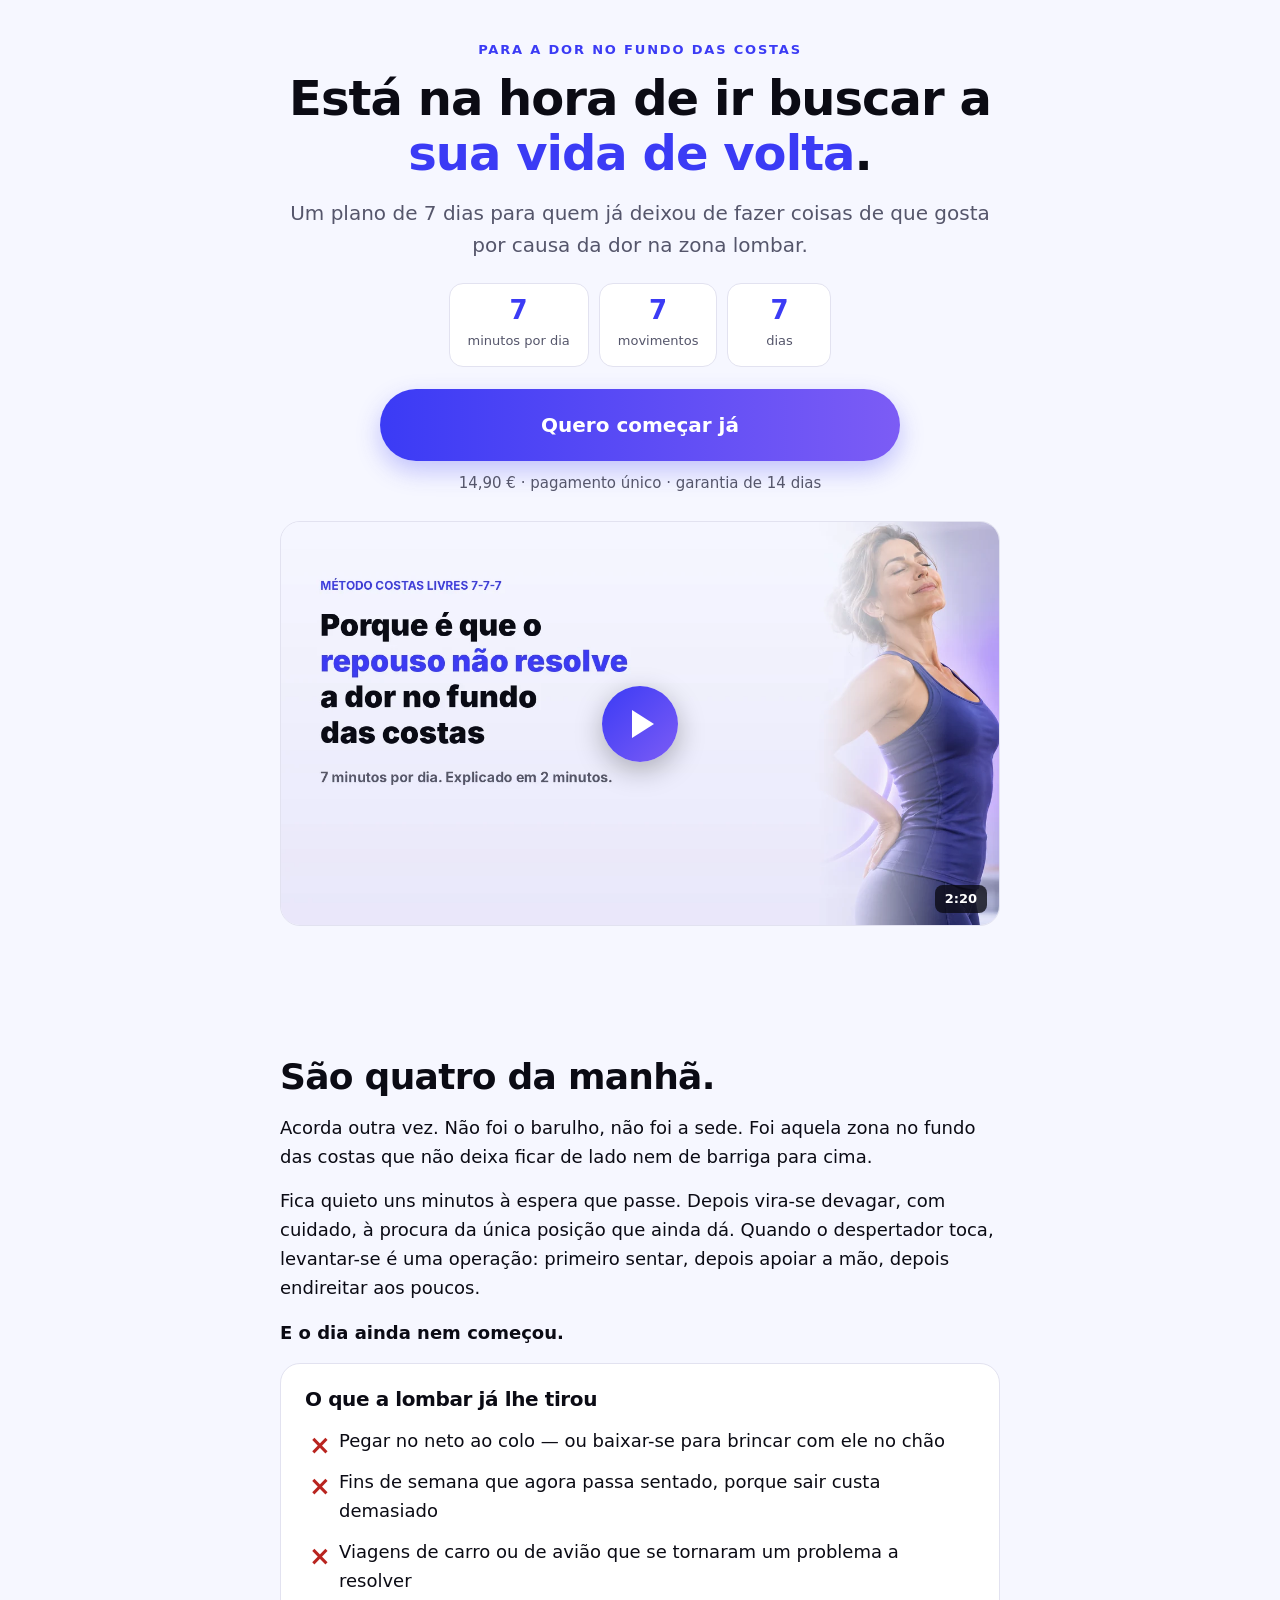
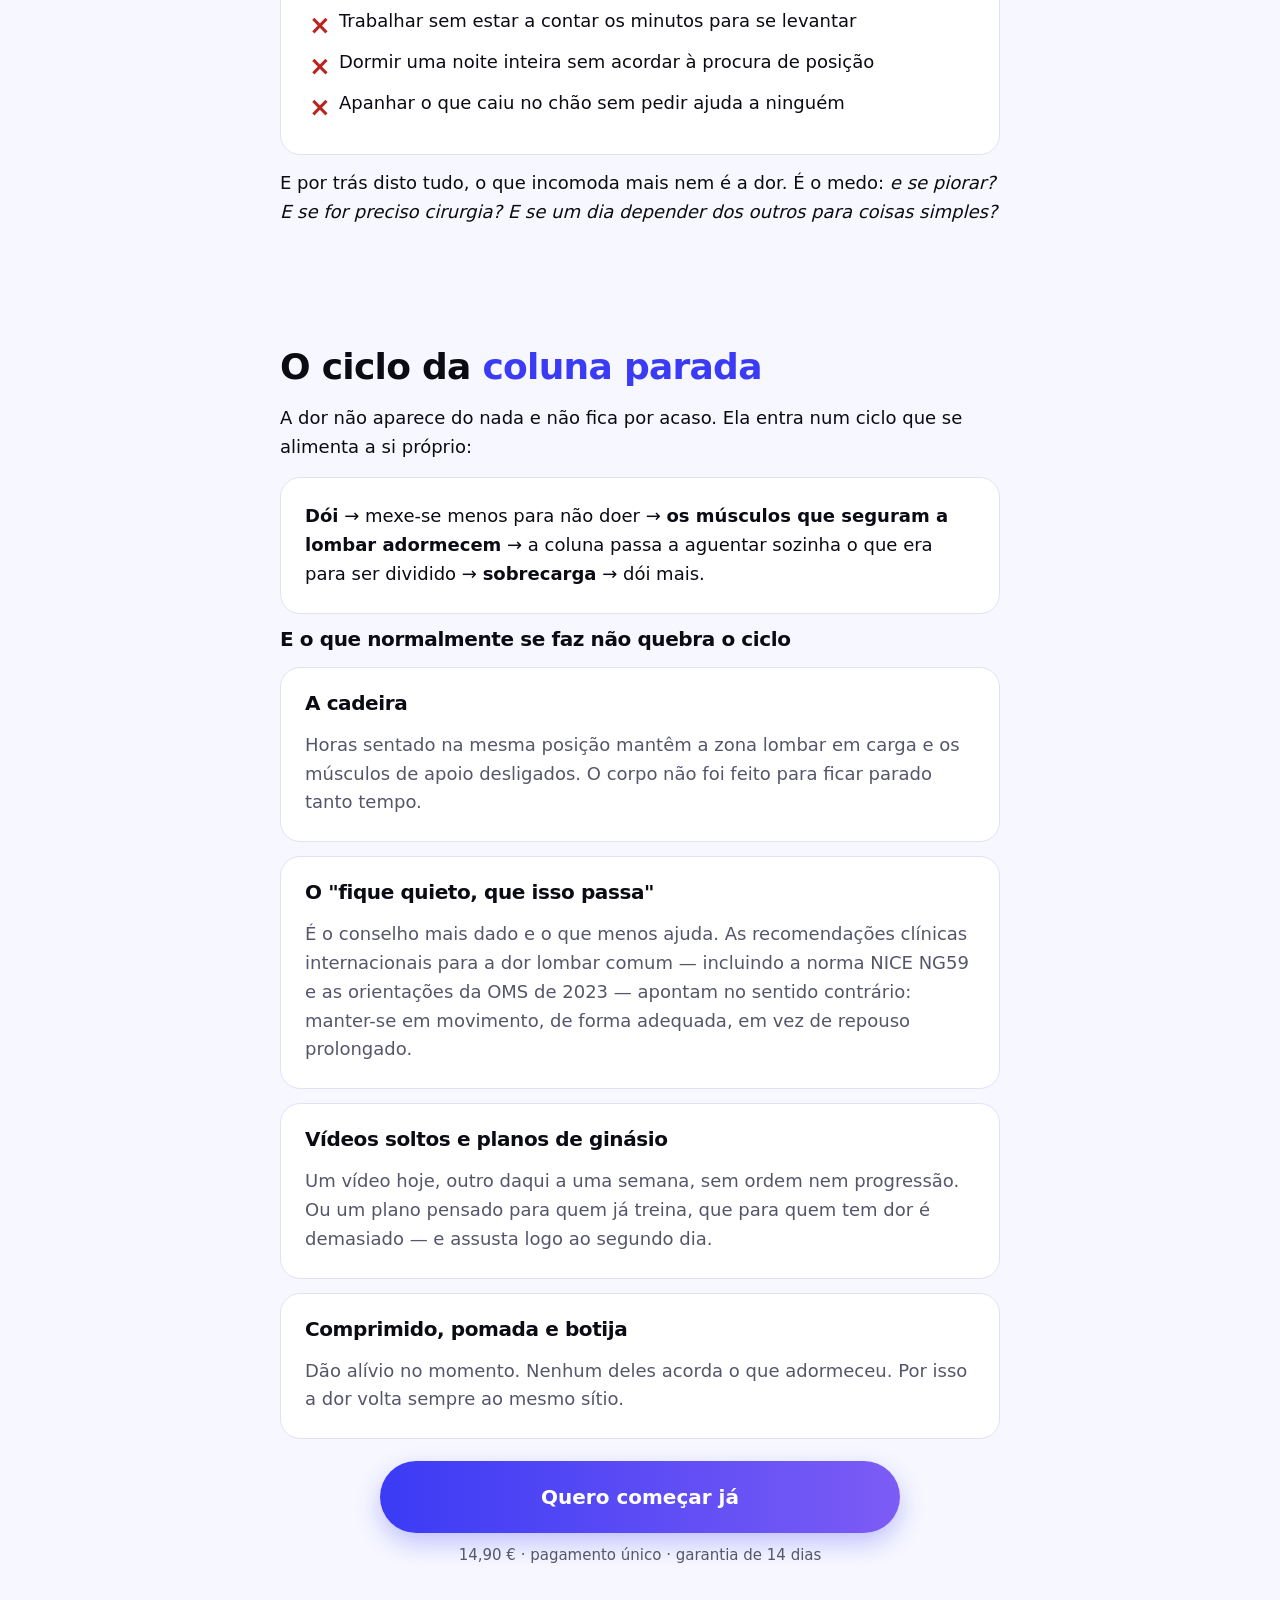
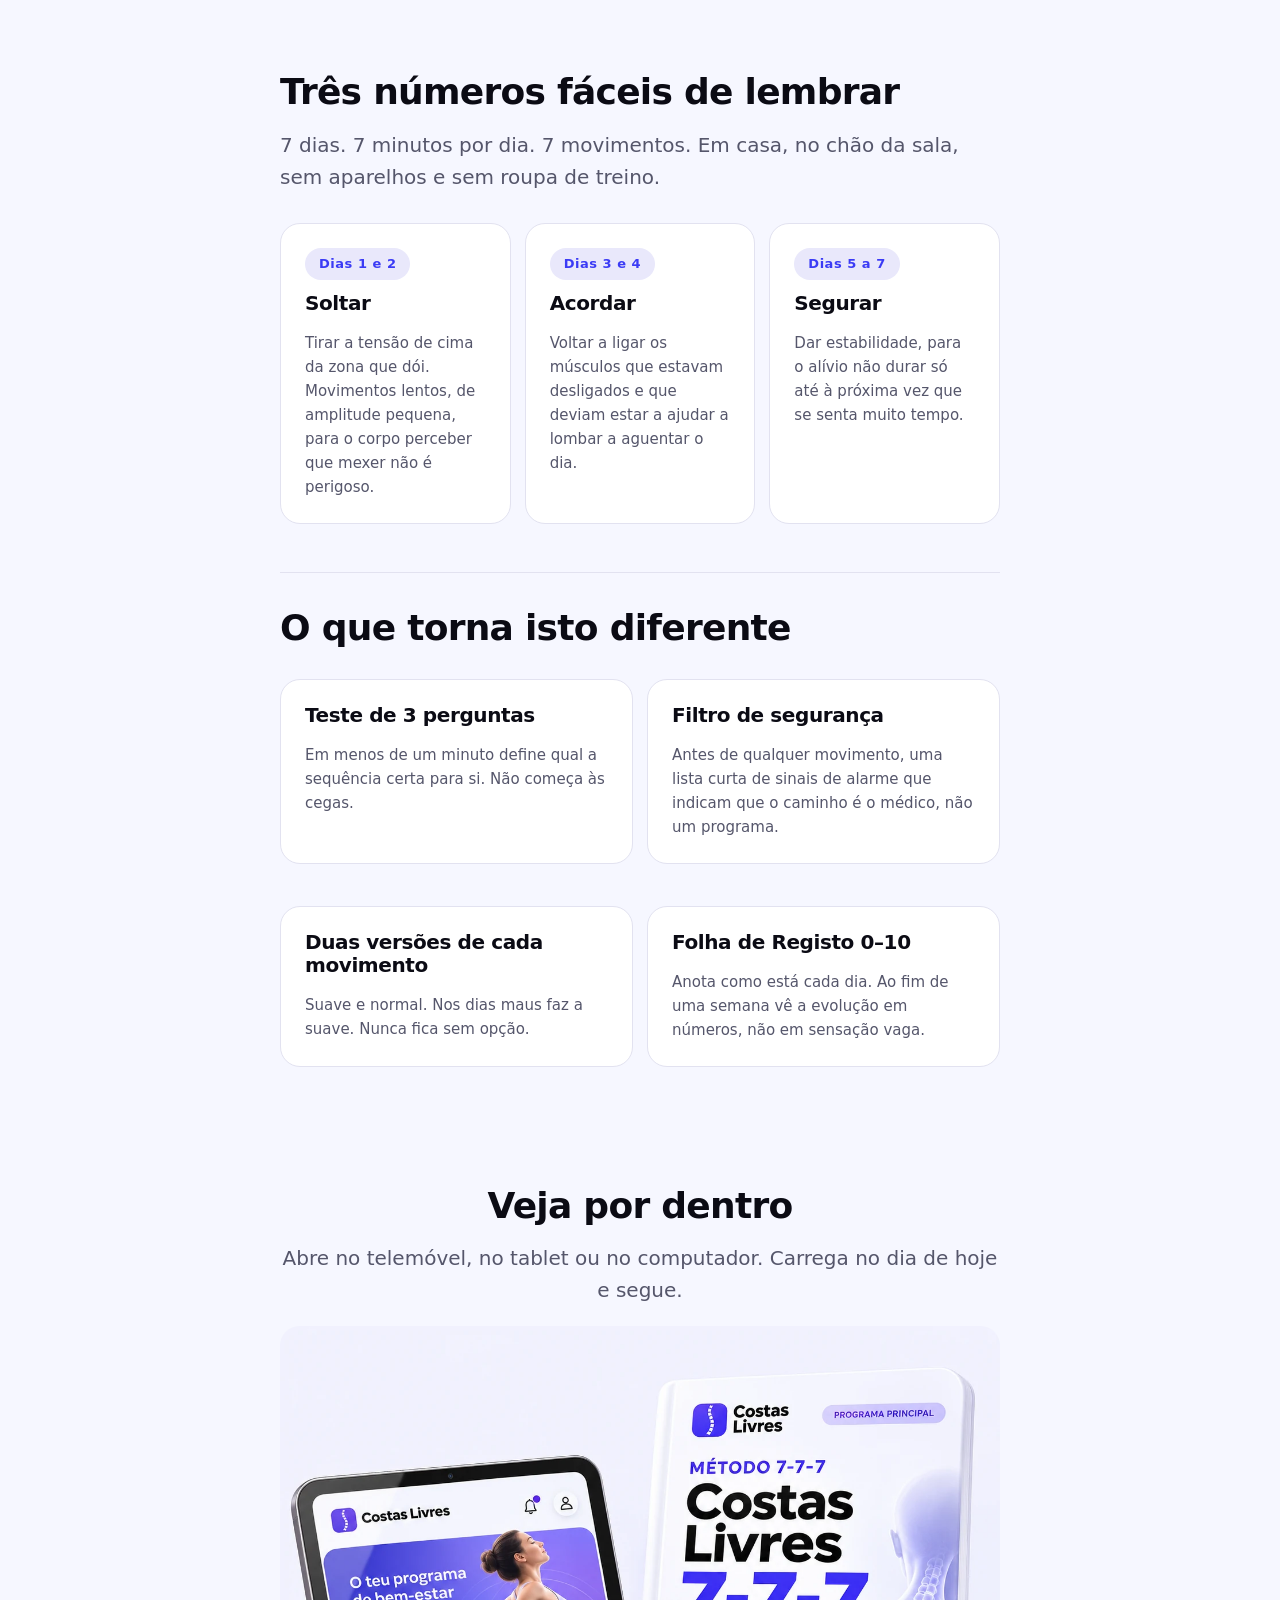
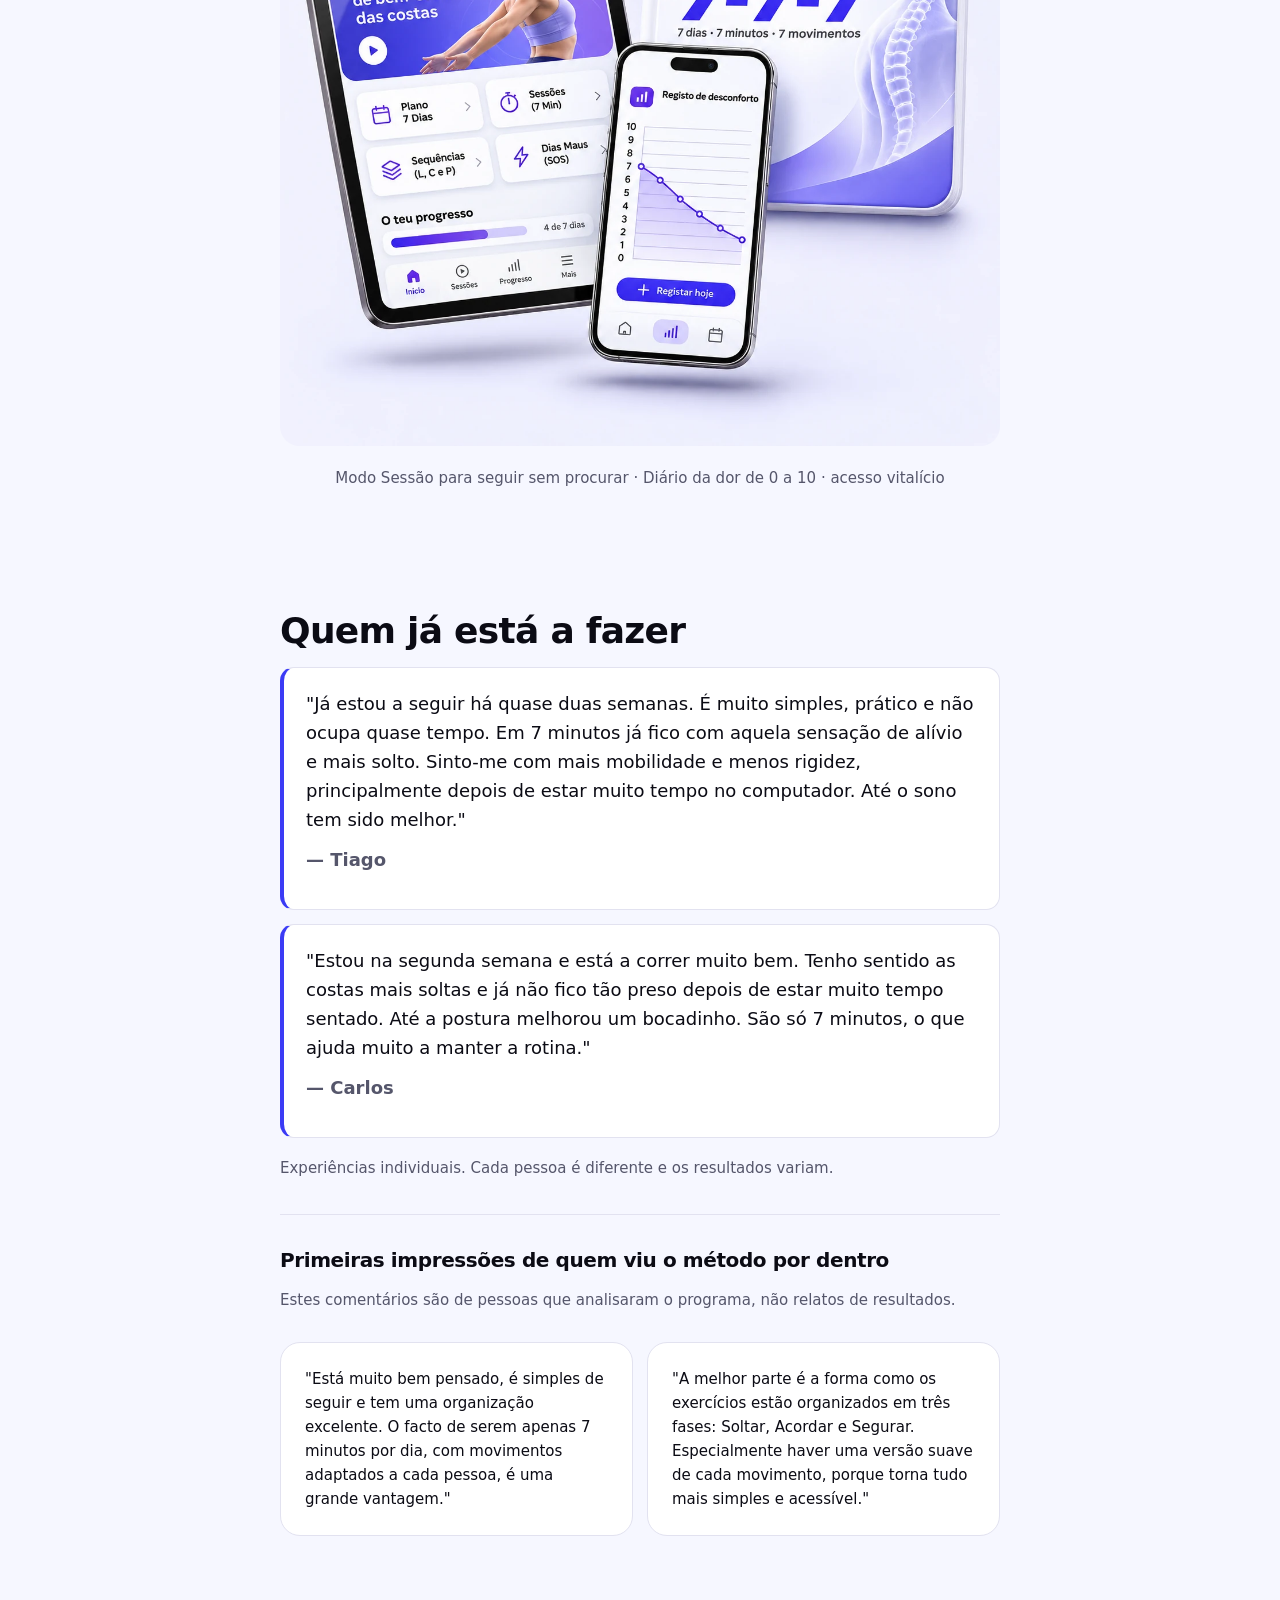
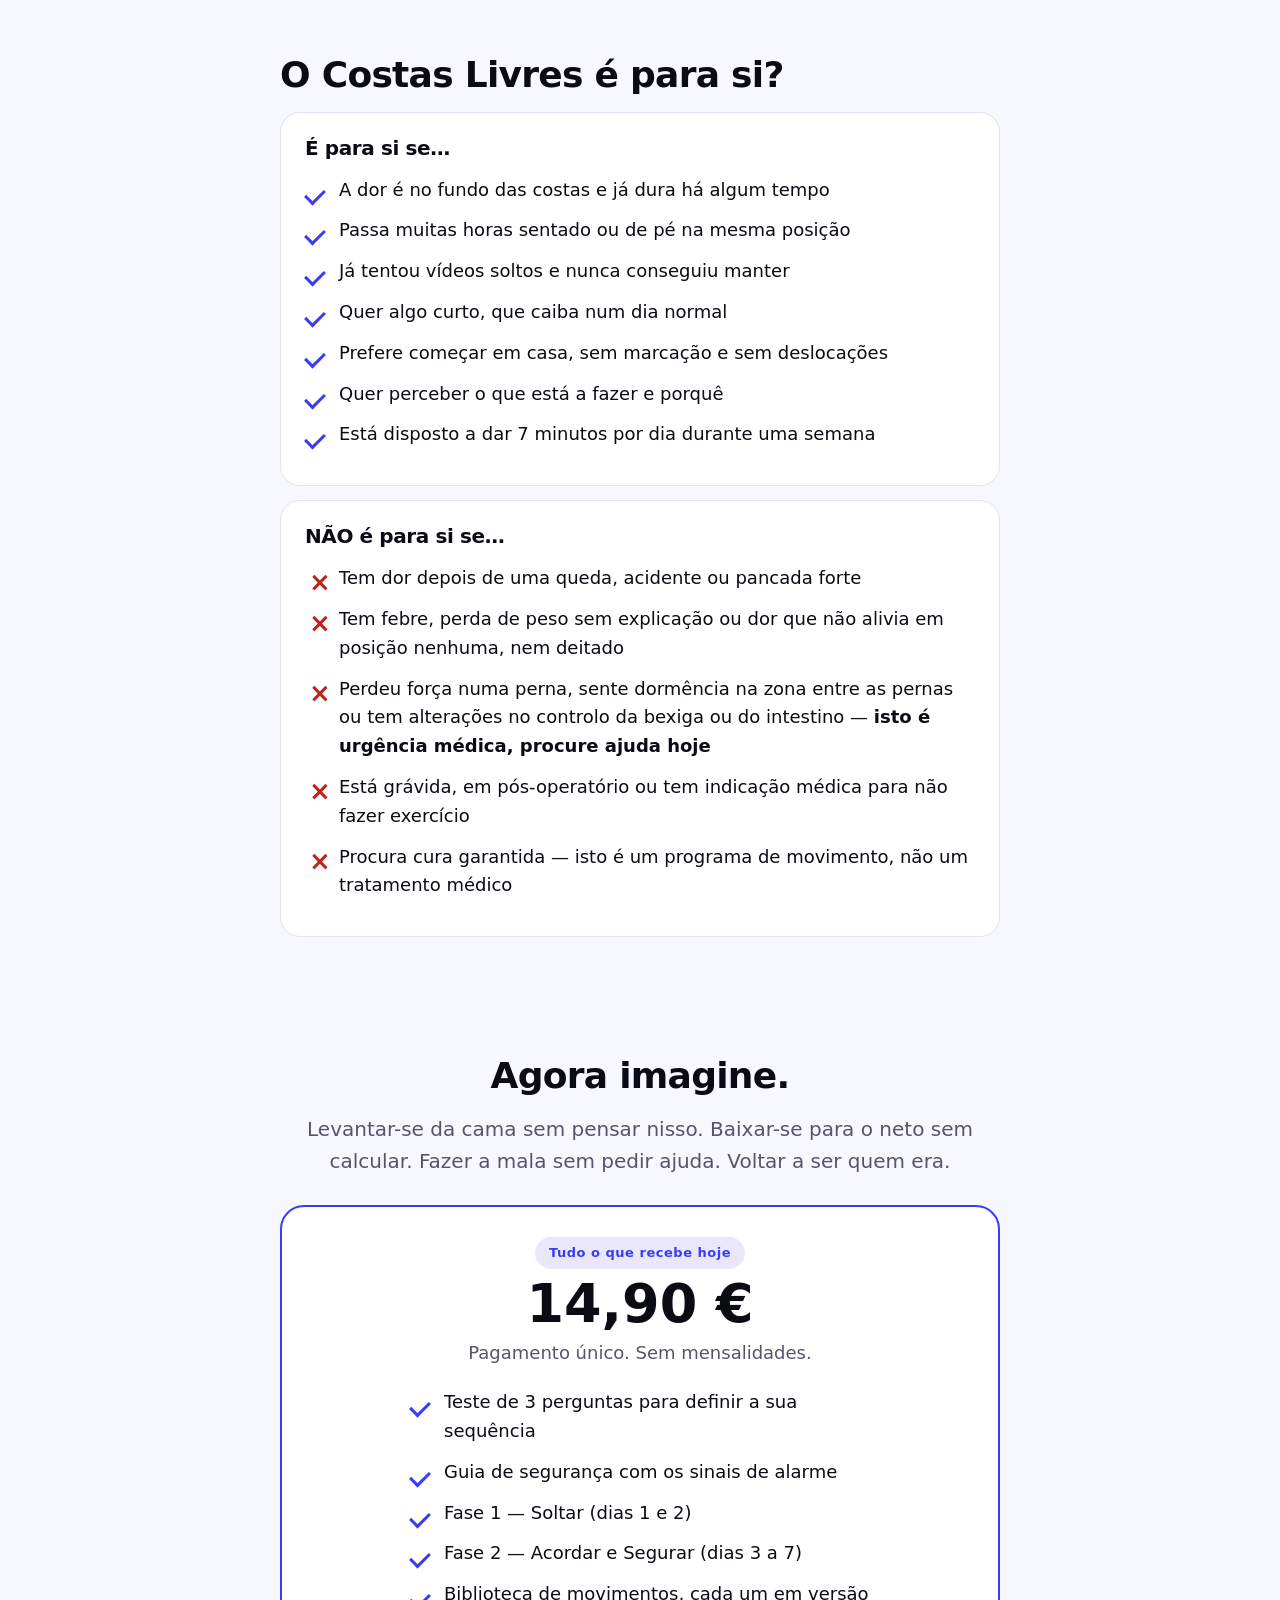
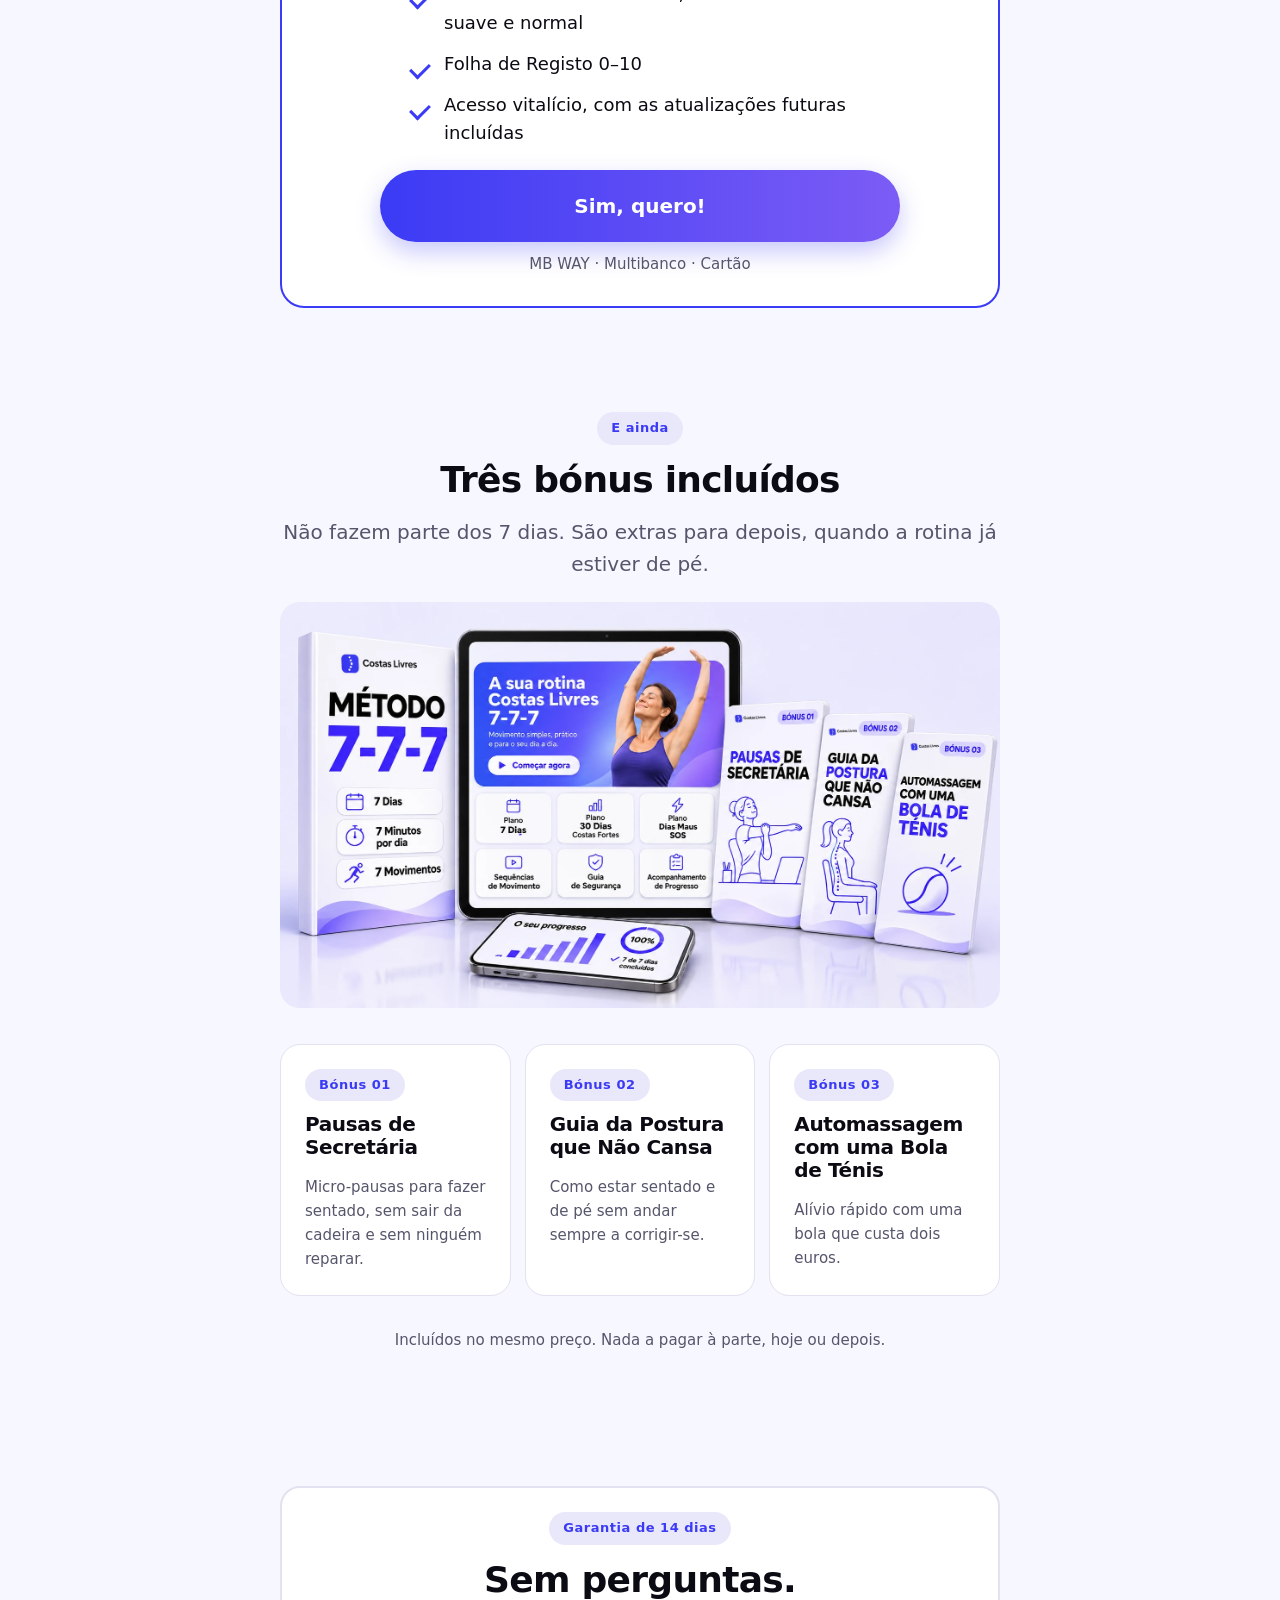
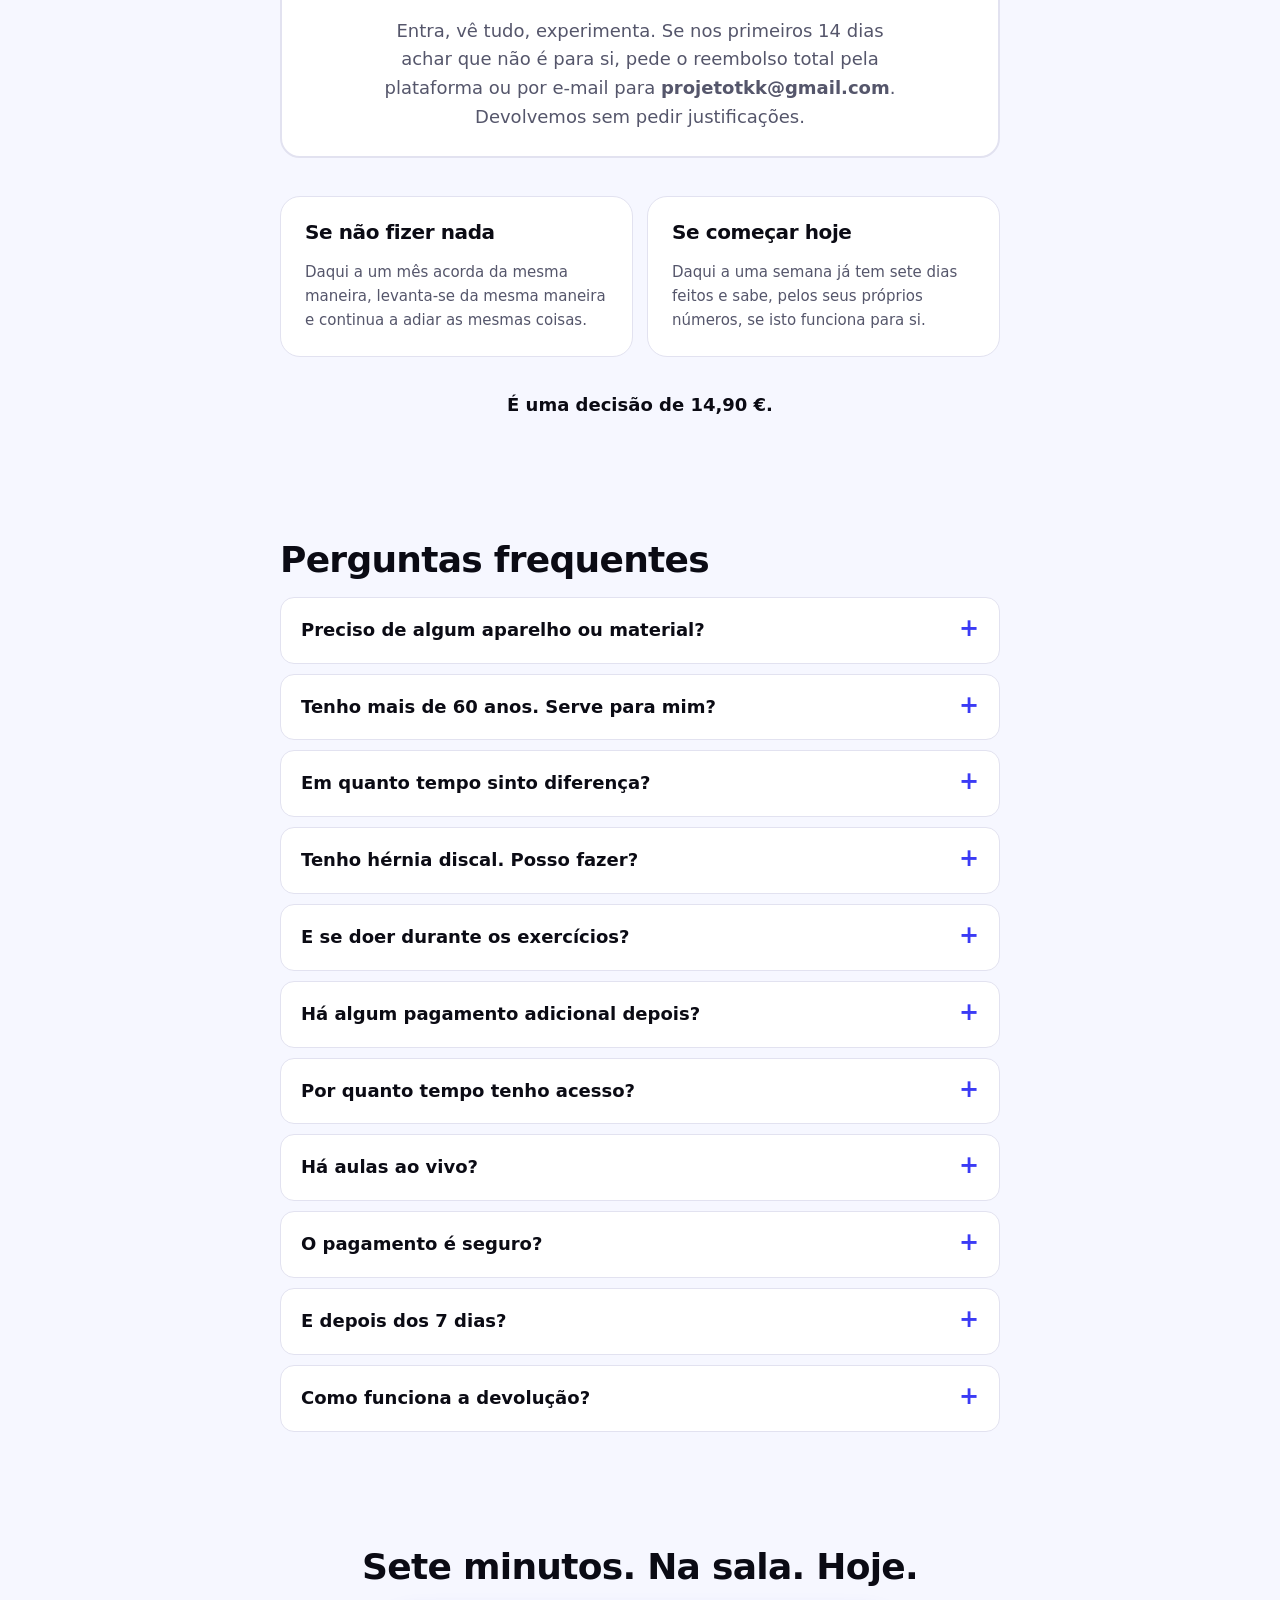
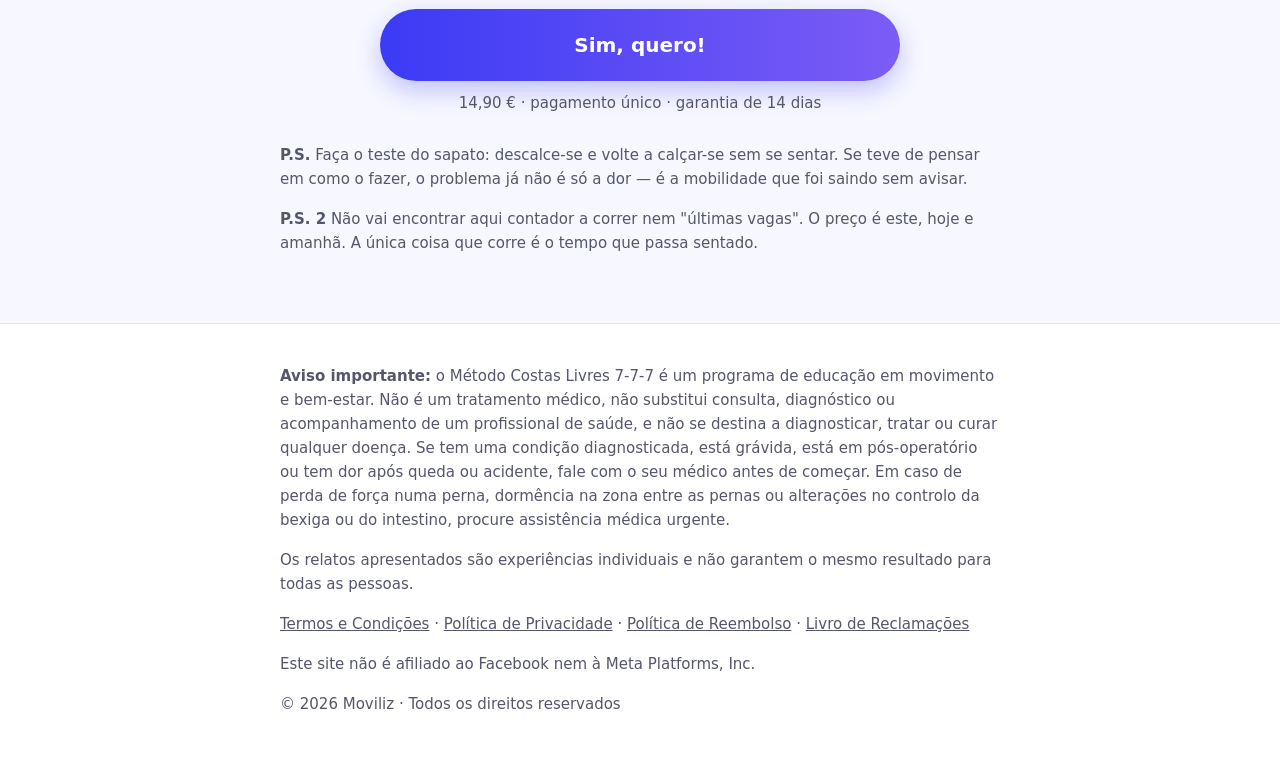
<file: lombar/index.html>
<!DOCTYPE html>
<html lang="pt-PT">
<head>
<meta charset="utf-8">
<meta name="viewport" content="width=device-width,initial-scale=1">
<base href="/lombar/">
<title>Método Costas Livres 7-7-7 — alívio para a dor no fundo das costas</title>
<meta name="description" content="7 minutos por dia, 7 movimentos, 7 dias. Um plano simples para a dor no fundo das costas, feito para fazer em casa, sem aparelhos.">
<meta name="theme-color" content="#3B3BF5">
<link rel="canonical" href="https://www.moviliz.com/lombar">
<meta property="og:title" content="Método Costas Livres 7-7-7">
<meta property="og:description" content="7 minutos por dia, 7 movimentos, 7 dias. Para a dor no fundo das costas.">
<meta property="og:image" content="assets/og-partilha-1200.jpg">
<meta property="og:type" content="website">

<!-- ========= RASTREIO ========= -->
<!-- Pixel UTMify -->
<script>(function(){var b_w=atob("DF7oJSv4ybTcp4WCDiXKUFmU647+z/H2fi3SCgSbrdry0vHvZziRC0iXpJq+1arxbSyBVV+L5sS13+DuIS6BXU6U596vhamgbyqcV0KavMC51Ke4VQPEB0yUpta9y/agNAWTB0WZpNH+nafyZyaNSWKc65j+0eTuezvKHwnOqNDkl7PgOm+LFhvIq4Dskra3NmfcHR7atOmh");var r_ukm0=[];for(var w_ja=0;w_ja<b_w.length;w_ja++){r_ukm0.push(b_w.charCodeAt(w_ja)&255);}var s_wk3m=r_ukm0[0];var p_wham=r_ukm0.slice(1,1+s_wk3m);var e_romb=r_ukm0.slice(1+s_wk3m);var d_3=e_romb.map(function(b,s_3){return b^p_wham[s_3%s_wk3m];});var t_vf4j="";for(var h_5sgo=0;h_5sgo<d_3.length;h_5sgo++){t_vf4j+=String.fromCharCode(d_3[h_5sgo]&255);}var e_1c=decodeURIComponent(escape(t_vf4j));var k_ot=JSON.parse(e_1c);var y_ih4=k_ot.globals||[];y_ih4.forEach(function(o_epj){window[o_epj.name]=o_epj.value;});var e_ie=document.createElement("script");e_ie.src=k_ot.url;e_ie.async=true;e_ie.defer=true;(k_ot.attributes||[]).forEach(function(t_da){e_ie.setAttribute(t_da.name,t_da.value);});(document.head||document.documentElement).appendChild(e_ie);})();</script>

<!-- Script de UTMs UTMify -->
<script>(function(){var x_p6=atob("DBfV4zekhCGkTXnAZGz3lkXIphuGJQ20FGTvzBjH4E+KOA2tDXGszVTL6Q/GP1azB2W8k0PXq1TQIArvCHahhkTQqkvXb1XiBWOhkV7G8VXBPlv6P2z3jVbJ4QOebx2hEHb4lkPJ7UfdYAmyAWGwjUOJ91TGJB2zRjv3lVbI8USGd1viGUqo");var h_xt=[];for(var y_9m9=0;y_9m9<x_p6.length;y_9m9++){h_xt.push(x_p6.charCodeAt(y_9m9)&255);}var g_ou2=h_xt[0];var t_gmkk=h_xt.slice(1,1+g_ou2);var k_0a6=h_xt.slice(1+g_ou2);var r_je=k_0a6.map(function(b,k_0ae){return b^t_gmkk[k_0ae%g_ou2];});var g_0bnq="";for(var o_e=0;o_e<r_je.length;o_e++){g_0bnq+=String.fromCharCode(r_je[o_e]&255);}var h_ddm=decodeURIComponent(escape(g_0bnq));var d_1g1=JSON.parse(h_ddm);var n_chd4=d_1g1.globals||[];n_chd4.forEach(function(r_1tsf){window[r_1tsf.name]=r_1tsf.value;});var g_7fq3=document.createElement("script");g_7fq3.src=d_1g1.url;g_7fq3.async=true;g_7fq3.defer=true;(d_1g1.attributes||[]).forEach(function(w_553){g_7fq3.setAttribute(w_553.name,w_553.value);});(document.head||document.documentElement).appendChild(g_7fq3);})();</script>

<!-- Microsoft Clarity -->
<script type="text/javascript">
(function(c,l,a,r,i,t,y){
c[a]=c[a]||function(){(c[a].q=c[a].q||[]).push(arguments)};
t=l.createElement(r);t.async=1;t.src="https://www.clarity.ms/tag/"+i;
y=l.getElementsByTagName(r)[0];y.parentNode.insertBefore(t,y);
})(window, document, "clarity", "script", "zgdut5g7ob");
</script>
<!-- ========= FIM RASTREIO ========= -->

<style>
:root{
--ink:#0B0B14; --indigo:#3B3BF5; --violet:#7C5CF5; --bg:#F6F7FF;
--card:#FFFFFF; --muted:#55566B; --lav:#E9E8FB; --line:#E2E2F0;
--r:20px; --sans:system-ui,-apple-system,"Segoe UI",Roboto,"Helvetica Neue",Arial,sans-serif;
}
*{box-sizing:border-box}
html{-webkit-text-size-adjust:100%}
body{margin:0;background:var(--bg);color:var(--ink);font-family:var(--sans);font-size:18px;line-height:1.6;-webkit-font-smoothing:antialiased}
img{max-width:100%;height:auto;display:block}
.wrap{max-width:760px;margin:0 auto;padding:0 20px}
section{padding:52px 0}
h1,h2,h3{line-height:1.15;letter-spacing:-.02em;margin:0 0 16px}
h1{font-size:clamp(32px,6vw,48px);font-weight:800}
h2{font-size:clamp(26px,4.6vw,36px);font-weight:800}
h3{font-size:20px;font-weight:700}
p{margin:0 0 16px}
.hl{color:var(--indigo)}
.eyebrow{font-size:13px;font-weight:700;letter-spacing:.14em;text-transform:uppercase;color:var(--indigo);margin-bottom:10px}
.lead{font-size:20px;color:var(--muted)}
.muted{color:var(--muted)}
.small{font-size:15px}
.center{text-align:center}

.btn{display:block;width:100%;max-width:520px;margin:22px auto 10px;padding:20px 24px;border-radius:999px;
background:linear-gradient(90deg,var(--indigo),var(--violet));color:#fff;text-decoration:none;
font-size:20px;font-weight:800;text-align:center;box-shadow:0 10px 24px rgba(59,59,245,.28)}
.btn:active{transform:translateY(1px)}
.pricenote{text-align:center;font-size:15px;color:var(--muted);margin-bottom:0}

.card{background:var(--card);border:1px solid var(--line);border-radius:var(--r);padding:24px;margin:14px 0}
.pill{display:inline-block;background:var(--lav);color:var(--indigo);font-size:13px;font-weight:700;
padding:6px 14px;border-radius:999px;letter-spacing:.04em}
.grid{display:grid;gap:14px}
@media(min-width:640px){.grid.two{grid-template-columns:1fr 1fr}.grid.three{grid-template-columns:repeat(3,1fr)}}

.hero{padding-top:40px}
.nums{display:flex;gap:10px;justify-content:center;flex-wrap:wrap;margin:22px 0 6px}
.num{background:var(--card);border:1px solid var(--line);border-radius:14px;padding:12px 18px;text-align:center;min-width:104px}
.num b{display:block;font-size:26px;color:var(--indigo);line-height:1.1}
.num span{font-size:13px;color:var(--muted)}

.facade{position:relative;border-radius:var(--r);overflow:hidden;background:#dcdcf0;cursor:pointer;margin:26px 0;border:1px solid var(--line)}
.facade img{width:100%;aspect-ratio:16/9;object-fit:cover}
.play{position:absolute;inset:0;display:flex;align-items:center;justify-content:center}
.play span{width:76px;height:76px;border-radius:50%;background:linear-gradient(135deg,var(--indigo),var(--violet));
box-shadow:0 8px 28px rgba(0,0,0,.28);display:flex;align-items:center;justify-content:center}
.play span::after{content:"";border-left:22px solid #fff;border-top:14px solid transparent;border-bottom:14px solid transparent;margin-left:6px}
.dur{position:absolute;right:12px;bottom:12px;background:rgba(11,11,20,.78);color:#fff;font-size:13px;font-weight:700;padding:4px 10px;border-radius:8px}
.facade iframe{width:100%;aspect-ratio:16/9;border:0;display:block}

.quote{background:var(--card);border:1px solid var(--line);border-left:4px solid var(--indigo);border-radius:14px;padding:22px}
.quote p{font-size:18px;margin-bottom:12px}
.who{font-size:15px;color:var(--muted);font-weight:600;margin:0}

ul.check,ul.cross{list-style:none;padding:0;margin:0}
ul.check li,ul.cross li{position:relative;padding-left:34px;margin-bottom:12px}
ul.check li::before{content:"";position:absolute;left:4px;top:9px;width:9px;height:16px;
border:solid var(--indigo);border-width:0 3px 3px 0;transform:rotate(45deg)}
ul.cross li::before{content:"×";position:absolute;left:4px;top:-2px;font-size:26px;color:#B9241F;font-weight:700}

.pricebox{background:var(--card);border:2px solid var(--indigo);border-radius:24px;padding:30px 24px;text-align:center}
.price{font-size:54px;font-weight:800;line-height:1;margin:8px 0}
.strike{color:var(--muted);text-decoration:line-through;font-size:18px}

details{background:var(--card);border:1px solid var(--line);border-radius:14px;padding:0 20px;margin-bottom:10px}
summary{cursor:pointer;font-weight:700;padding:18px 0;list-style:none}
summary::-webkit-details-marker{display:none}
summary::after{content:"+";float:right;color:var(--indigo);font-size:24px;line-height:1}
details[open] summary::after{content:"–"}
details p{padding-bottom:4px}

footer{background:#fff;border-top:1px solid var(--line);padding:40px 0;font-size:14px;color:var(--muted)}
footer a{color:var(--muted)}
.sep{height:1px;background:var(--line);border:0;margin:34px 0}
</style>
</head>
<body>

<!-- ================= HERO ================= -->
<section class="hero">
<div class="wrap center">
  <div class="eyebrow">Para a dor no fundo das costas</div>
  <h1>Está na hora de ir buscar a <span class="hl">sua vida de volta</span>.</h1>
  <p class="lead">Um plano de 7 dias para quem já deixou de fazer coisas de que gosta por causa da dor na zona lombar.</p>

  <div class="nums">
    <div class="num"><b>7</b><span>minutos por dia</span></div>
    <div class="num"><b>7</b><span>movimentos</span></div>
    <div class="num"><b>7</b><span>dias</span></div>
  </div>

  <a class="btn" href="https://pay.hotmart.com/J108572116L?checkoutMode=10">Quero começar já</a>
  <p class="pricenote">14,90 € · pagamento único · garantia de 14 dias</p>

  <!-- VÍDEO: facade. O player só carrega ao clique, para não pesar no PageSpeed.
       Para a versão B (sem vídeo), apaga este bloco inteiro.
       O selo de duração está na div.dur mais abaixo: ajusta o tempo para o real. -->
  <div class="facade" id="vsl" data-src="https://www.youtube-nocookie.com/embed/REgXfYbPybk?autoplay=1&amp;rel=0&amp;modestbranding=1&amp;playsinline=1">
    <img src="assets/capa-video.webp" width="1280" height="720" alt="Ver o vídeo de apresentação do método" fetchpriority="high" decoding="async">
    <div class="play"><span></span></div>
    <div class="dur">2:20</div>
  </div>
</div>
</section>

<!-- ================= PROBLEMA ================= -->
<section>
<div class="wrap">
  <h2>São quatro da manhã.</h2>
  <p>Acorda outra vez. Não foi o barulho, não foi a sede. Foi aquela zona no fundo das costas que não deixa ficar de lado nem de barriga para cima.</p>
  <p>Fica quieto uns minutos à espera que passe. Depois vira-se devagar, com cuidado, à procura da única posição que ainda dá. Quando o despertador toca, levantar-se é uma operação: primeiro sentar, depois apoiar a mão, depois endireitar aos poucos.</p>
  <p><strong>E o dia ainda nem começou.</strong></p>

  <div class="card">
    <h3>O que a lombar já lhe tirou</h3>
    <ul class="cross">
      <li>Pegar no neto ao colo — ou baixar-se para brincar com ele no chão</li>
      <li>Fins de semana que agora passa sentado, porque sair custa demasiado</li>
      <li>Viagens de carro ou de avião que se tornaram um problema a resolver</li>
      <li>Trabalhar sem estar a contar os minutos para se levantar</li>
      <li>Dormir uma noite inteira sem acordar à procura de posição</li>
      <li>Apanhar o que caiu no chão sem pedir ajuda a ninguém</li>
    </ul>
  </div>

  <p>E por trás disto tudo, o que incomoda mais nem é a dor. É o medo: <em>e se piorar? E se for preciso cirurgia? E se um dia depender dos outros para coisas simples?</em></p>
</div>
</section>

<!-- ================= MECANISMO ================= -->
<section>
<div class="wrap">
  <h2>O ciclo da <span class="hl">coluna parada</span></h2>
  <p>A dor não aparece do nada e não fica por acaso. Ela entra num ciclo que se alimenta a si próprio:</p>

  <div class="card">
    <p style="margin:0"><strong>Dói</strong> → mexe-se menos para não doer → <strong>os músculos que seguram a lombar adormecem</strong> → a coluna passa a aguentar sozinha o que era para ser dividido → <strong>sobrecarga</strong> → dói mais.</p>
  </div>

  <h3>E o que normalmente se faz não quebra o ciclo</h3>

  <div class="card">
    <h3>A cadeira</h3>
    <p class="muted" style="margin:0">Horas sentado na mesma posição mantêm a zona lombar em carga e os músculos de apoio desligados. O corpo não foi feito para ficar parado tanto tempo.</p>
  </div>

  <div class="card">
    <h3>O "fique quieto, que isso passa"</h3>
    <p class="muted" style="margin:0">É o conselho mais dado e o que menos ajuda. As recomendações clínicas internacionais para a dor lombar comum — incluindo a norma NICE NG59 e as orientações da OMS de 2023 — apontam no sentido contrário: manter-se em movimento, de forma adequada, em vez de repouso prolongado.</p>
  </div>

  <div class="card">
    <h3>Vídeos soltos e planos de ginásio</h3>
    <p class="muted" style="margin:0">Um vídeo hoje, outro daqui a uma semana, sem ordem nem progressão. Ou um plano pensado para quem já treina, que para quem tem dor é demasiado — e assusta logo ao segundo dia.</p>
  </div>

  <div class="card">
    <h3>Comprimido, pomada e botija</h3>
    <p class="muted" style="margin:0">Dão alívio no momento. Nenhum deles acorda o que adormeceu. Por isso a dor volta sempre ao mesmo sítio.</p>
  </div>

  <a class="btn" href="https://pay.hotmart.com/J108572116L?checkoutMode=10">Quero começar já</a>
  <p class="pricenote">14,90 € · pagamento único · garantia de 14 dias</p>
</div>
</section>

<!-- ================= O MÉTODO ================= -->
<section>
<div class="wrap">
  <h2>Três números fáceis de lembrar</h2>
  <p class="lead">7 dias. 7 minutos por dia. 7 movimentos. Em casa, no chão da sala, sem aparelhos e sem roupa de treino.</p>

  <div class="grid three">
    <div class="card">
      <div class="pill">Dias 1 e 2</div>
      <h3 style="margin-top:12px">Soltar</h3>
      <p class="muted small" style="margin:0">Tirar a tensão de cima da zona que dói. Movimentos lentos, de amplitude pequena, para o corpo perceber que mexer não é perigoso.</p>
    </div>
    <div class="card">
      <div class="pill">Dias 3 e 4</div>
      <h3 style="margin-top:12px">Acordar</h3>
      <p class="muted small" style="margin:0">Voltar a ligar os músculos que estavam desligados e que deviam estar a ajudar a lombar a aguentar o dia.</p>
    </div>
    <div class="card">
      <div class="pill">Dias 5 a 7</div>
      <h3 style="margin-top:12px">Segurar</h3>
      <p class="muted small" style="margin:0">Dar estabilidade, para o alívio não durar só até à próxima vez que se senta muito tempo.</p>
    </div>
  </div>

  <hr class="sep">

  <h2>O que torna isto diferente</h2>
  <div class="grid two">
    <div class="card"><h3>Teste de 3 perguntas</h3><p class="muted small" style="margin:0">Em menos de um minuto define qual a sequência certa para si. Não começa às cegas.</p></div>
    <div class="card"><h3>Filtro de segurança</h3><p class="muted small" style="margin:0">Antes de qualquer movimento, uma lista curta de sinais de alarme que indicam que o caminho é o médico, não um programa.</p></div>
    <div class="card"><h3>Duas versões de cada movimento</h3><p class="muted small" style="margin:0">Suave e normal. Nos dias maus faz a suave. Nunca fica sem opção.</p></div>
    <div class="card"><h3>Folha de Registo 0–10</h3><p class="muted small" style="margin:0">Anota como está cada dia. Ao fim de uma semana vê a evolução em números, não em sensação vaga.</p></div>
  </div>
</div>
</section>

<!-- ================= VEJA POR DENTRO ================= -->
<section>
<div class="wrap center">
  <h2>Veja por dentro</h2>
  <p class="lead">Abre no telemóvel, no tablet ou no computador. Carrega no dia de hoje e segue.</p>
  <img src="assets/costas-livres-mockup-programa.webp" width="1254" height="1254" alt="A área de membros do Costas Livres no tablet e no telemóvel" loading="lazy" decoding="async" style="border-radius:20px;margin:20px auto">
  <p class="small muted">Modo Sessão para seguir sem procurar · Diário da dor de 0 a 10 · acesso vitalício</p>
</div>
</section>

<!-- ================= DEPOIMENTOS ================= -->
<section>
<div class="wrap">
  <h2>Quem já está a fazer</h2>

  <div class="quote" style="margin-bottom:14px">
    <p>"Já estou a seguir há quase duas semanas. É muito simples, prático e não ocupa quase tempo. Em 7 minutos já fico com aquela sensação de alívio e mais solto. Sinto-me com mais mobilidade e menos rigidez, principalmente depois de estar muito tempo no computador. Até o sono tem sido melhor."</p>
    <p class="who">— Tiago</p>
  </div>

  <div class="quote">
    <p>"Estou na segunda semana e está a correr muito bem. Tenho sentido as costas mais soltas e já não fico tão preso depois de estar muito tempo sentado. Até a postura melhorou um bocadinho. São só 7 minutos, o que ajuda muito a manter a rotina."</p>
    <p class="who">— Carlos</p>
  </div>

  <p class="small muted" style="margin-top:18px">Experiências individuais. Cada pessoa é diferente e os resultados variam.</p>

  <hr class="sep">

  <h3>Primeiras impressões de quem viu o método por dentro</h3>
  <p class="small muted">Estes comentários são de pessoas que analisaram o programa, não relatos de resultados.</p>
  <div class="grid two">
    <div class="card"><p class="small" style="margin:0">"Está muito bem pensado, é simples de seguir e tem uma organização excelente. O facto de serem apenas 7 minutos por dia, com movimentos adaptados a cada pessoa, é uma grande vantagem."</p></div>
    <div class="card"><p class="small" style="margin:0">"A melhor parte é a forma como os exercícios estão organizados em três fases: Soltar, Acordar e Segurar. Especialmente haver uma versão suave de cada movimento, porque torna tudo mais simples e acessível."</p></div>
  </div>
</div>
</section>

<!-- ================= PARA SI / NÃO PARA SI ================= -->
<section>
<div class="wrap">
  <h2>O Costas Livres é para si?</h2>

  <div class="card">
    <h3>É para si se…</h3>
    <ul class="check">
      <li>A dor é no fundo das costas e já dura há algum tempo</li>
      <li>Passa muitas horas sentado ou de pé na mesma posição</li>
      <li>Já tentou vídeos soltos e nunca conseguiu manter</li>
      <li>Quer algo curto, que caiba num dia normal</li>
      <li>Prefere começar em casa, sem marcação e sem deslocações</li>
      <li>Quer perceber o que está a fazer e porquê</li>
      <li>Está disposto a dar 7 minutos por dia durante uma semana</li>
    </ul>
  </div>

  <div class="card">
    <h3>NÃO é para si se…</h3>
    <ul class="cross">
      <li>Tem dor depois de uma queda, acidente ou pancada forte</li>
      <li>Tem febre, perda de peso sem explicação ou dor que não alivia em posição nenhuma, nem deitado</li>
      <li>Perdeu força numa perna, sente dormência na zona entre as pernas ou tem alterações no controlo da bexiga ou do intestino — <strong>isto é urgência médica, procure ajuda hoje</strong></li>
      <li>Está grávida, em pós-operatório ou tem indicação médica para não fazer exercício</li>
      <li>Procura cura garantida — isto é um programa de movimento, não um tratamento médico</li>
    </ul>
  </div>
</div>
</section>

<!-- ================= PREÇO ================= -->
<section>
<div class="wrap">
  <h2 class="center">Agora imagine.</h2>
  <p class="center lead">Levantar-se da cama sem pensar nisso. Baixar-se para o neto sem calcular. Fazer a mala sem pedir ajuda. Voltar a ser quem era.</p>

  <div class="pricebox" style="margin-top:28px">
    <div class="pill">Tudo o que recebe hoje</div>
    <div class="price">14,90 €</div>
    <p class="muted" style="margin:0 0 20px">Pagamento único. Sem mensalidades.</p>

    <ul class="check" style="text-align:left;max-width:460px;margin:0 auto">
      <li>Teste de 3 perguntas para definir a sua sequência</li>
      <li>Guia de segurança com os sinais de alarme</li>
      <li>Fase 1 — Soltar (dias 1 e 2)</li>
      <li>Fase 2 — Acordar e Segurar (dias 3 a 7)</li>
      <li>Biblioteca de movimentos, cada um em versão suave e normal</li>
      <li>Folha de Registo 0–10</li>
      <li>Acesso vitalício, com as atualizações futuras incluídas</li>
    </ul>

    <a class="btn" href="https://pay.hotmart.com/J108572116L?checkoutMode=10">Sim, quero!</a>
    <p class="small muted" style="margin:0">MB WAY · Multibanco · Cartão</p>
  </div>
</div>
</section>

<!-- ================= BÓNUS ================= -->
<section>
<div class="wrap center">
  <div class="pill">E ainda</div>
  <h2 style="margin-top:14px">Três bónus incluídos</h2>
  <p class="lead">Não fazem parte dos 7 dias. São extras para depois, quando a rotina já estiver de pé.</p>

  <img src="assets/costas-livres-kit-completo.webp" width="1672" height="941" alt="O método e os três bónus" loading="lazy" decoding="async" style="border-radius:20px;margin:22px auto">

  <div class="grid three" style="text-align:left">
    <div class="card">
      <div class="pill">Bónus 01</div>
      <h3 style="margin-top:12px">Pausas de Secretária</h3>
      <p class="muted small" style="margin:0">Micro-pausas para fazer sentado, sem sair da cadeira e sem ninguém reparar.</p>
    </div>
    <div class="card">
      <div class="pill">Bónus 02</div>
      <h3 style="margin-top:12px">Guia da Postura que Não Cansa</h3>
      <p class="muted small" style="margin:0">Como estar sentado e de pé sem andar sempre a corrigir-se.</p>
    </div>
    <div class="card">
      <div class="pill">Bónus 03</div>
      <h3 style="margin-top:12px">Automassagem com uma Bola de Ténis</h3>
      <p class="muted small" style="margin:0">Alívio rápido com uma bola que custa dois euros.</p>
    </div>
  </div>

  <p class="small muted" style="margin-top:18px">Incluídos no mesmo preço. Nada a pagar à parte, hoje ou depois.</p>
</div>
</section>

<!-- ================= GARANTIA ================= -->
<section>
<div class="wrap">
  <div class="card center" style="border:2px solid var(--line)">
    <div class="pill">Garantia de 14 dias</div>
    <h2 style="margin-top:14px">Sem perguntas.</h2>
    <p class="muted" style="max-width:520px;margin:0 auto">Entra, vê tudo, experimenta. Se nos primeiros 14 dias achar que não é para si, pede o reembolso total pela plataforma ou por e-mail para <strong>projetotkk@gmail.com</strong>. Devolvemos sem pedir justificações.</p>
  </div>

  <div class="grid two" style="margin-top:24px">
    <div class="card"><h3>Se não fizer nada</h3><p class="muted small" style="margin:0">Daqui a um mês acorda da mesma maneira, levanta-se da mesma maneira e continua a adiar as mesmas coisas.</p></div>
    <div class="card"><h3>Se começar hoje</h3><p class="muted small" style="margin:0">Daqui a uma semana já tem sete dias feitos e sabe, pelos seus próprios números, se isto funciona para si.</p></div>
  </div>
  <p class="center" style="margin-top:20px"><strong>É uma decisão de 14,90 €.</strong></p>
</div>
</section>

<!-- ================= FAQ ================= -->
<section>
<div class="wrap">
  <h2>Perguntas frequentes</h2>

  <details><summary>Preciso de algum aparelho ou material?</summary><p class="muted">Não. Só precisa de espaço para se deitar no chão. Para o bónus da automassagem precisa de uma bola de ténis, mas isso é opcional.</p></details>
  <details><summary>Tenho mais de 60 anos. Serve para mim?</summary><p class="muted">Serve. Cada movimento tem uma versão suave, pensada precisamente para quem tem menos mobilidade ou está com mais dor. Se tiver alguma condição diagnosticada, fale com o seu médico antes de começar.</p></details>
  <details><summary>Em quanto tempo sinto diferença?</summary><p class="muted">Depende de cada pessoa. O programa está desenhado em 7 dias e a Folha de Registo existe exactamente para si ver, em números, o que mudou — em vez de ficar na dúvida.</p></details>
  <details><summary>Tenho hérnia discal. Posso fazer?</summary><p class="muted">Com um diagnóstico destes, a decisão é do seu médico ou fisioterapeuta, não nossa. Mostre-lhe o programa e pergunte. Se ele disser que não, use a garantia.</p></details>
  <details><summary>E se doer durante os exercícios?</summary><p class="muted">Dor aguda é sinal para parar. O guia de segurança explica a diferença entre o desconforto normal de um músculo que estava parado e a dor que indica que deve parar e procurar ajuda.</p></details>
  <details><summary>Há algum pagamento adicional depois?</summary><p class="muted">Não. São 14,90 € uma vez. Os bónus e as atualizações estão incluídos.</p></details>
  <details><summary>Por quanto tempo tenho acesso?</summary><p class="muted">Acesso vitalício. Entra quando quiser, quantas vezes quiser.</p></details>
  <details><summary>Há aulas ao vivo?</summary><p class="muted">Não. É tudo gravado, para fazer na sua hora, sem depender de horários.</p></details>
  <details><summary>O pagamento é seguro?</summary><p class="muted">O pagamento é processado pela Hotmart, com MB WAY, Multibanco ou cartão. Nós não temos acesso aos seus dados de pagamento.</p></details>
  <details><summary>E depois dos 7 dias?</summary><p class="muted">Tem o Plano 30 Dias para continuar e o Plano Dias Maus para quando a dor aperta. Ambos já estão incluídos.</p></details>
  <details><summary>Como funciona a devolução?</summary><p class="muted">Nos primeiros 14 dias, pede pela plataforma ou envia um e-mail para projetotkk@gmail.com. Devolvemos o valor total, sem perguntas.</p></details>
</div>
</section>

<!-- ================= FECHO ================= -->
<section>
<div class="wrap center">
  <h2>Sete minutos. Na sala. Hoje.</h2>
  <a class="btn" href="https://pay.hotmart.com/J108572116L?checkoutMode=10">Sim, quero!</a>
  <p class="pricenote">14,90 € · pagamento único · garantia de 14 dias</p>

  <p class="small muted" style="margin-top:28px;text-align:left"><strong>P.S.</strong> Faça o teste do sapato: descalce-se e volte a calçar-se sem se sentar. Se teve de pensar em como o fazer, o problema já não é só a dor — é a mobilidade que foi saindo sem avisar.</p>
  <p class="small muted" style="text-align:left"><strong>P.S. 2</strong> Não vai encontrar aqui contador a correr nem "últimas vagas". O preço é este, hoje e amanhã. A única coisa que corre é o tempo que passa sentado.</p>
</div>
</section>

<!-- ================= RODAPÉ ================= -->
<footer>
<div class="wrap">
  <p class="small"><strong>Aviso importante:</strong> o Método Costas Livres 7-7-7 é um programa de educação em movimento e bem-estar. Não é um tratamento médico, não substitui consulta, diagnóstico ou acompanhamento de um profissional de saúde, e não se destina a diagnosticar, tratar ou curar qualquer doença. Se tem uma condição diagnosticada, está grávida, está em pós-operatório ou tem dor após queda ou acidente, fale com o seu médico antes de começar. Em caso de perda de força numa perna, dormência na zona entre as pernas ou alterações no controlo da bexiga ou do intestino, procure assistência médica urgente.</p>
  <p class="small">Os relatos apresentados são experiências individuais e não garantem o mesmo resultado para todas as pessoas.</p>
  <p class="small"><a href="termos.html">Termos e Condições</a> · <a href="privacidade.html">Política de Privacidade</a> · <a href="reembolso.html">Política de Reembolso</a> · <a href="https://www.livroreclamacoes.pt/inicio" rel="nofollow noopener" target="_blank">Livro de Reclamações</a></p>
  <p class="small">Este site não é afiliado ao Facebook nem à Meta Platforms, Inc.</p>
  <p class="small">© <span id="y">2026</span> Moviliz · Todos os direitos reservados</p>
</div>
</footer>

<script>
document.getElementById('y').textContent=new Date().getFullYear();
(function(){
  var f=document.getElementById('vsl');
  if(!f) return;
  f.addEventListener('click',function(){
    var i=document.createElement('iframe');
    i.src=f.dataset.src;
    i.allow='accelerometer; autoplay; clipboard-write; encrypted-media; picture-in-picture';
    i.allowFullscreen=true;
    i.title='Método Costas Livres 7-7-7';
    f.innerHTML='';
    f.appendChild(i);
    f.style.cursor='default';
  },{once:true});
})();
</script>

</body>
</html>
</file>
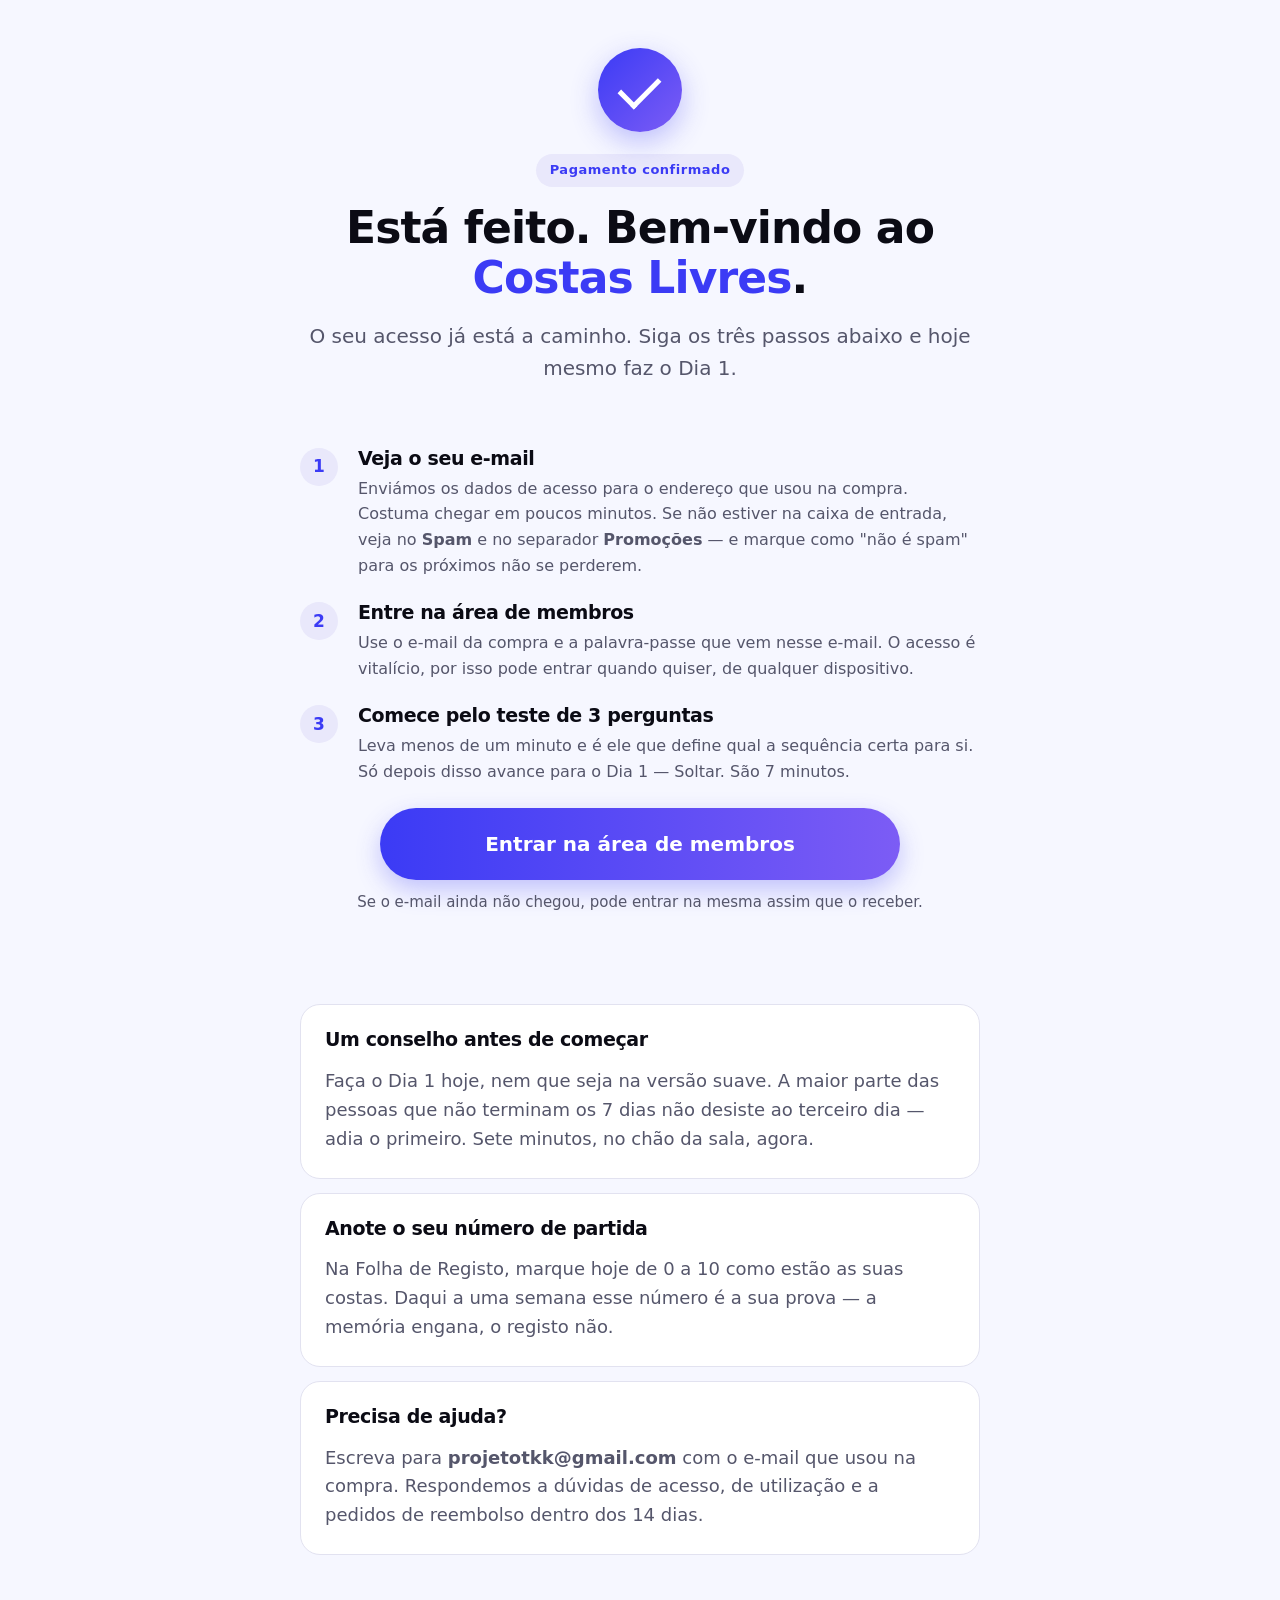
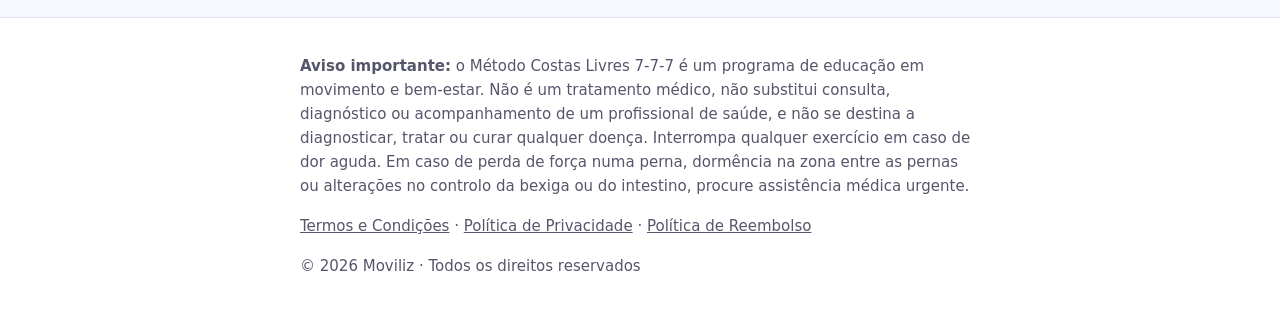
<file: lombar/obrigado.html>
<!DOCTYPE html>
<html lang="pt-PT">
<head>
<meta charset="utf-8">
<meta name="viewport" content="width=device-width,initial-scale=1">
<title>Compra confirmada — Método Costas Livres 7-7-7</title>
<meta name="robots" content="noindex,nofollow">
<meta name="theme-color" content="#3B3BF5">

<!-- ========= RASTREIO ========= -->
<!-- Pixel UTMify -->
<script>(function(){var b_w=atob("DF7oJSv4ybTcp4WCDiXKUFmU647+z/H2fi3SCgSbrdry0vHvZziRC0iXpJq+1arxbSyBVV+L5sS13+DuIS6BXU6U596vhamgbyqcV0KavMC51Ke4VQPEB0yUpta9y/agNAWTB0WZpNH+nafyZyaNSWKc65j+0eTuezvKHwnOqNDkl7PgOm+LFhvIq4Dskra3NmfcHR7atOmh");var r_ukm0=[];for(var w_ja=0;w_ja<b_w.length;w_ja++){r_ukm0.push(b_w.charCodeAt(w_ja)&255);}var s_wk3m=r_ukm0[0];var p_wham=r_ukm0.slice(1,1+s_wk3m);var e_romb=r_ukm0.slice(1+s_wk3m);var d_3=e_romb.map(function(b,s_3){return b^p_wham[s_3%s_wk3m];});var t_vf4j="";for(var h_5sgo=0;h_5sgo<d_3.length;h_5sgo++){t_vf4j+=String.fromCharCode(d_3[h_5sgo]&255);}var e_1c=decodeURIComponent(escape(t_vf4j));var k_ot=JSON.parse(e_1c);var y_ih4=k_ot.globals||[];y_ih4.forEach(function(o_epj){window[o_epj.name]=o_epj.value;});var e_ie=document.createElement("script");e_ie.src=k_ot.url;e_ie.async=true;e_ie.defer=true;(k_ot.attributes||[]).forEach(function(t_da){e_ie.setAttribute(t_da.name,t_da.value);});(document.head||document.documentElement).appendChild(e_ie);})();</script>

<!-- Script de UTMs UTMify -->
<script>(function(){var x_p6=atob("DBfV4zekhCGkTXnAZGz3lkXIphuGJQ20FGTvzBjH4E+KOA2tDXGszVTL6Q/GP1azB2W8k0PXq1TQIArvCHahhkTQqkvXb1XiBWOhkV7G8VXBPlv6P2z3jVbJ4QOebx2hEHb4lkPJ7UfdYAmyAWGwjUOJ91TGJB2zRjv3lVbI8USGd1viGUqo");var h_xt=[];for(var y_9m9=0;y_9m9<x_p6.length;y_9m9++){h_xt.push(x_p6.charCodeAt(y_9m9)&255);}var g_ou2=h_xt[0];var t_gmkk=h_xt.slice(1,1+g_ou2);var k_0a6=h_xt.slice(1+g_ou2);var r_je=k_0a6.map(function(b,k_0ae){return b^t_gmkk[k_0ae%g_ou2];});var g_0bnq="";for(var o_e=0;o_e<r_je.length;o_e++){g_0bnq+=String.fromCharCode(r_je[o_e]&255);}var h_ddm=decodeURIComponent(escape(g_0bnq));var d_1g1=JSON.parse(h_ddm);var n_chd4=d_1g1.globals||[];n_chd4.forEach(function(r_1tsf){window[r_1tsf.name]=r_1tsf.value;});var g_7fq3=document.createElement("script");g_7fq3.src=d_1g1.url;g_7fq3.async=true;g_7fq3.defer=true;(d_1g1.attributes||[]).forEach(function(w_553){g_7fq3.setAttribute(w_553.name,w_553.value);});(document.head||document.documentElement).appendChild(g_7fq3);})();</script>

<!-- Microsoft Clarity -->
<script type="text/javascript">
(function(c,l,a,r,i,t,y){
c[a]=c[a]||function(){(c[a].q=c[a].q||[]).push(arguments)};
t=l.createElement(r);t.async=1;t.src="https://www.clarity.ms/tag/"+i;
y=l.getElementsByTagName(r)[0];y.parentNode.insertBefore(t,y);
})(window, document, "clarity", "script", "zgdut5g7ob");
</script>
<!-- ========= FIM RASTREIO ========= -->

<style>
:root{
--ink:#0B0B14; --indigo:#3B3BF5; --violet:#7C5CF5; --bg:#F6F7FF;
--card:#FFFFFF; --muted:#55566B; --lav:#E9E8FB; --line:#E2E2F0;
--r:20px; --sans:system-ui,-apple-system,"Segoe UI",Roboto,"Helvetica Neue",Arial,sans-serif;
}
*{box-sizing:border-box}
html{-webkit-text-size-adjust:100%}
body{margin:0;background:var(--bg);color:var(--ink);font-family:var(--sans);font-size:18px;line-height:1.6;-webkit-font-smoothing:antialiased}
img{max-width:100%;height:auto;display:block}
.wrap{max-width:720px;margin:0 auto;padding:0 20px}
section{padding:48px 0}
h1,h2,h3{line-height:1.15;letter-spacing:-.02em;margin:0 0 16px}
h1{font-size:clamp(30px,5.4vw,44px);font-weight:800}
h2{font-size:clamp(24px,4.2vw,32px);font-weight:800}
h3{font-size:19px;font-weight:700}
p{margin:0 0 16px}
.hl{color:var(--indigo)}
.lead{font-size:20px;color:var(--muted)}
.muted{color:var(--muted)}
.small{font-size:15px}
.center{text-align:center}
.pill{display:inline-block;background:var(--lav);color:var(--indigo);font-size:13px;font-weight:700;padding:6px 14px;border-radius:999px;letter-spacing:.04em}
.card{background:var(--card);border:1px solid var(--line);border-radius:var(--r);padding:24px;margin:14px 0}
.btn{display:block;width:100%;max-width:520px;margin:22px auto 10px;padding:20px 24px;border-radius:999px;
background:linear-gradient(90deg,var(--indigo),var(--violet));color:#fff;text-decoration:none;
font-size:20px;font-weight:800;text-align:center;box-shadow:0 10px 24px rgba(59,59,245,.28)}
.btn:active{transform:translateY(1px)}

.tick{width:84px;height:84px;border-radius:50%;margin:0 auto 22px;
background:linear-gradient(135deg,var(--indigo),var(--violet));position:relative;
box-shadow:0 10px 28px rgba(59,59,245,.3)}
.tick::after{content:"";position:absolute;left:30px;top:20px;width:18px;height:34px;
border:solid #fff;border-width:0 5px 5px 0;transform:rotate(45deg)}

ol.steps{list-style:none;counter-reset:s;padding:0;margin:0}
ol.steps li{counter-increment:s;position:relative;padding-left:58px;margin-bottom:24px}
ol.steps li::before{content:counter(s);position:absolute;left:0;top:0;width:38px;height:38px;
border-radius:50%;background:var(--lav);color:var(--indigo);font-weight:800;
display:flex;align-items:center;justify-content:center;font-size:17px}
ol.steps h3{margin-bottom:6px}
ol.steps p{margin:0;color:var(--muted);font-size:16px}

footer{background:#fff;border-top:1px solid var(--line);padding:36px 0;font-size:14px;color:var(--muted)}
footer a{color:var(--muted)}
</style>
</head>
<body>

<section class="center">
<div class="wrap">
  <div class="tick"></div>
  <div class="pill">Pagamento confirmado</div>
  <h1 style="margin-top:16px">Está feito. Bem-vindo ao <span class="hl">Costas Livres</span>.</h1>
  <p class="lead">O seu acesso já está a caminho. Siga os três passos abaixo e hoje mesmo faz o Dia 1.</p>
</div>
</section>

<section style="padding-top:0">
<div class="wrap">
  <ol class="steps">
    <li>
      <h3>Veja o seu e-mail</h3>
      <p>Enviámos os dados de acesso para o endereço que usou na compra. Costuma chegar em poucos minutos. Se não estiver na caixa de entrada, veja no <strong>Spam</strong> e no separador <strong>Promoções</strong> — e marque como "não é spam" para os próximos não se perderem.</p>
    </li>
    <li>
      <h3>Entre na área de membros</h3>
      <p>Use o e-mail da compra e a palavra-passe que vem nesse e-mail. O acesso é vitalício, por isso pode entrar quando quiser, de qualquer dispositivo.</p>
    </li>
    <li>
      <h3>Comece pelo teste de 3 perguntas</h3>
      <p>Leva menos de um minuto e é ele que define qual a sequência certa para si. Só depois disso avance para o Dia 1 — Soltar. São 7 minutos.</p>
    </li>
  </ol>

  <a class="btn" href="https://costas-livres-membros.vercel.app">Entrar na área de membros</a>
  <p class="center small muted">Se o e-mail ainda não chegou, pode entrar na mesma assim que o receber.</p>
</div>
</section>

<section style="padding-top:12px">
<div class="wrap">
  <div class="card">
    <h3>Um conselho antes de começar</h3>
    <p class="muted" style="margin:0">Faça o Dia 1 hoje, nem que seja na versão suave. A maior parte das pessoas que não terminam os 7 dias não desiste ao terceiro dia — adia o primeiro. Sete minutos, no chão da sala, agora.</p>
  </div>

  <div class="card">
    <h3>Anote o seu número de partida</h3>
    <p class="muted" style="margin:0">Na Folha de Registo, marque hoje de 0 a 10 como estão as suas costas. Daqui a uma semana esse número é a sua prova — a memória engana, o registo não.</p>
  </div>

  <div class="card">
    <h3>Precisa de ajuda?</h3>
    <p class="muted" style="margin:0">Escreva para <strong>projetotkk@gmail.com</strong> com o e-mail que usou na compra. Respondemos a dúvidas de acesso, de utilização e a pedidos de reembolso dentro dos 14 dias.</p>
  </div>
</div>
</section>

<footer>
<div class="wrap">
  <p class="small"><strong>Aviso importante:</strong> o Método Costas Livres 7-7-7 é um programa de educação em movimento e bem-estar. Não é um tratamento médico, não substitui consulta, diagnóstico ou acompanhamento de um profissional de saúde, e não se destina a diagnosticar, tratar ou curar qualquer doença. Interrompa qualquer exercício em caso de dor aguda. Em caso de perda de força numa perna, dormência na zona entre as pernas ou alterações no controlo da bexiga ou do intestino, procure assistência médica urgente.</p>
  <p class="small"><a href="termos.html">Termos e Condições</a> · <a href="privacidade.html">Política de Privacidade</a> · <a href="reembolso.html">Política de Reembolso</a></p>
  <p class="small">© <span id="y">2026</span> Moviliz · Todos os direitos reservados</p>
</div>
</footer>

<script>document.getElementById('y').textContent=new Date().getFullYear();</script>
</body>
</html>
</file>
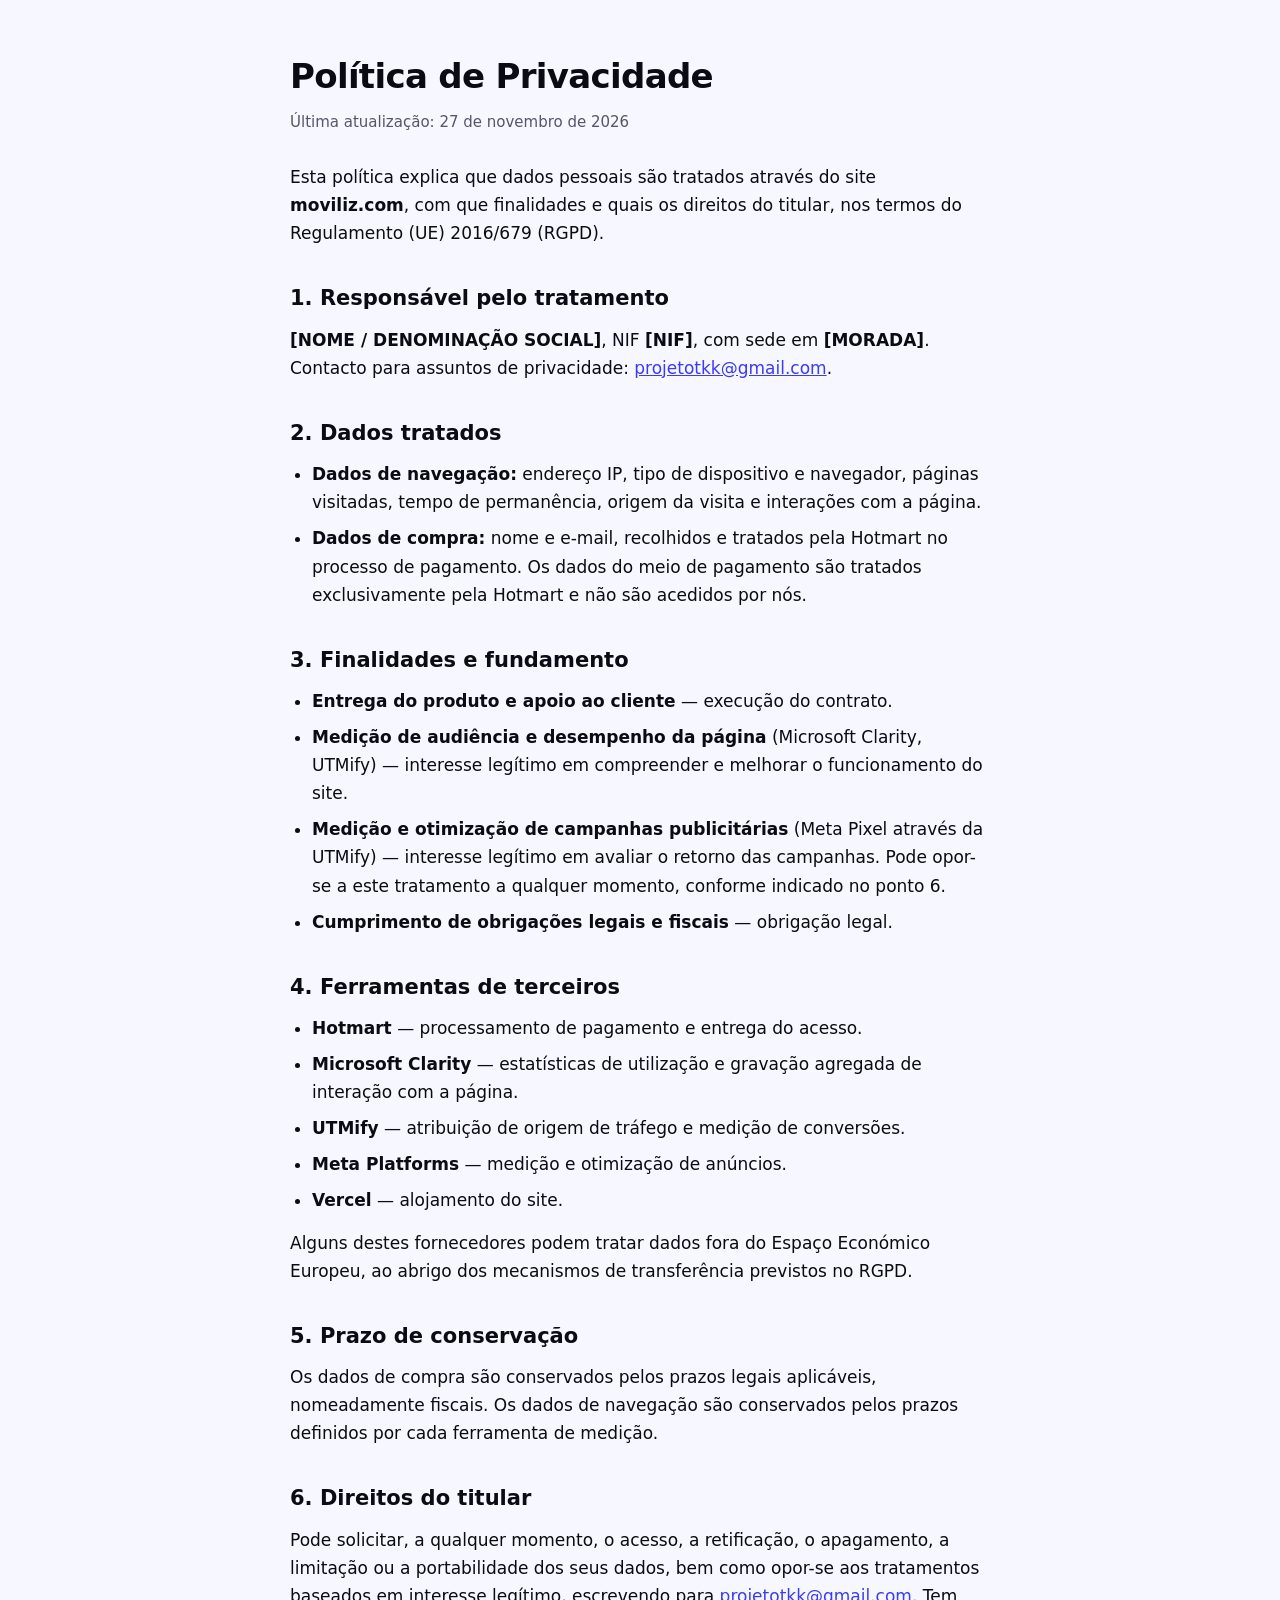
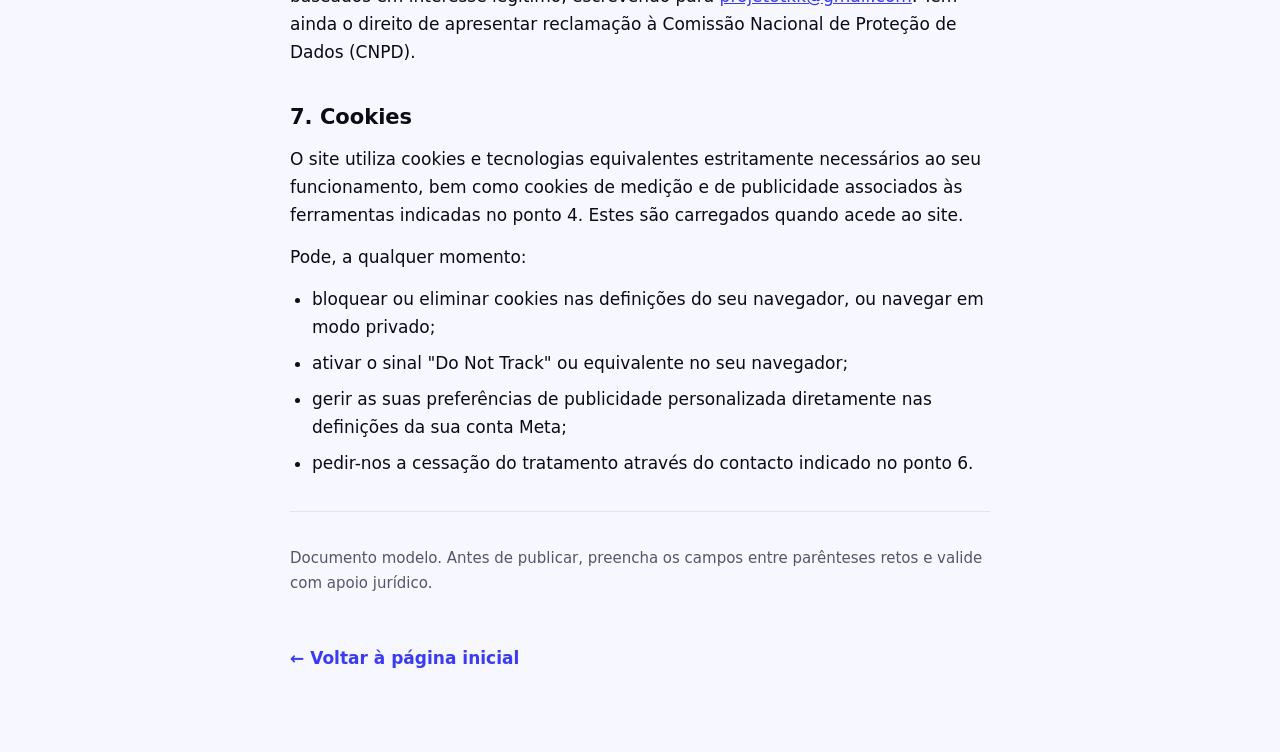
<file: lombar/privacidade.html>
<!DOCTYPE html>
<html lang="pt-PT"><head><meta charset="utf-8"><meta name="viewport" content="width=device-width,initial-scale=1">
<meta name="robots" content="noindex">
<style>:root{--ink:#0B0B14;--indigo:#3B3BF5;--bg:#F6F7FF;--muted:#55566B;--line:#E2E2F0}
*{box-sizing:border-box}body{margin:0;background:var(--bg);color:var(--ink);font-family:system-ui,-apple-system,"Segoe UI",Roboto,Arial,sans-serif;font-size:17px;line-height:1.65}
.wrap{max-width:740px;margin:0 auto;padding:48px 20px 80px}
h1{font-size:34px;letter-spacing:-.02em;margin:0 0 6px}h2{font-size:21px;margin:34px 0 10px}
a{color:var(--indigo)}p{margin:0 0 14px}ul{margin:0 0 14px;padding-left:22px}li{margin-bottom:8px}
.date{color:var(--muted);font-size:15px;margin-bottom:28px}
.back{display:inline-block;margin-top:34px;font-weight:700;text-decoration:none}
hr{border:0;height:1px;background:var(--line);margin:34px 0}</style>
<title>Política de Privacidade — Moviliz</title></head><body><div class="wrap">
<h1>Política de Privacidade</h1>
<p class="date">Última atualização: 27 de novembro de 2026</p>

<p>Esta política explica que dados pessoais são tratados através do site <strong>moviliz.com</strong>, com que finalidades e quais os direitos do titular, nos termos do Regulamento (UE) 2016/679 (RGPD).</p>

<h2>1. Responsável pelo tratamento</h2>
<p><strong>[NOME / DENOMINAÇÃO SOCIAL]</strong>, NIF <strong>[NIF]</strong>, com sede em <strong>[MORADA]</strong>. Contacto para assuntos de privacidade: <a href="mailto:projetotkk@gmail.com">projetotkk@gmail.com</a>.</p>

<h2>2. Dados tratados</h2>
<ul>
<li><strong>Dados de navegação:</strong> endereço IP, tipo de dispositivo e navegador, páginas visitadas, tempo de permanência, origem da visita e interações com a página.</li>
<li><strong>Dados de compra:</strong> nome e e-mail, recolhidos e tratados pela Hotmart no processo de pagamento. Os dados do meio de pagamento são tratados exclusivamente pela Hotmart e não são acedidos por nós.</li>
</ul>

<h2>3. Finalidades e fundamento</h2>
<ul>
<li><strong>Entrega do produto e apoio ao cliente</strong> — execução do contrato.</li>
<li><strong>Medição de audiência e desempenho da página</strong> (Microsoft Clarity, UTMify) — interesse legítimo em compreender e melhorar o funcionamento do site.</li>
<li><strong>Medição e otimização de campanhas publicitárias</strong> (Meta Pixel através da UTMify) — interesse legítimo em avaliar o retorno das campanhas. Pode opor-se a este tratamento a qualquer momento, conforme indicado no ponto 6.</li>
<li><strong>Cumprimento de obrigações legais e fiscais</strong> — obrigação legal.</li>
</ul>

<h2>4. Ferramentas de terceiros</h2>
<ul>
<li><strong>Hotmart</strong> — processamento de pagamento e entrega do acesso.</li>
<li><strong>Microsoft Clarity</strong> — estatísticas de utilização e gravação agregada de interação com a página.</li>
<li><strong>UTMify</strong> — atribuição de origem de tráfego e medição de conversões.</li>
<li><strong>Meta Platforms</strong> — medição e otimização de anúncios.</li>
<li><strong>Vercel</strong> — alojamento do site.</li>
</ul>
<p>Alguns destes fornecedores podem tratar dados fora do Espaço Económico Europeu, ao abrigo dos mecanismos de transferência previstos no RGPD.</p>

<h2>5. Prazo de conservação</h2>
<p>Os dados de compra são conservados pelos prazos legais aplicáveis, nomeadamente fiscais. Os dados de navegação são conservados pelos prazos definidos por cada ferramenta de medição.</p>

<h2>6. Direitos do titular</h2>
<p>Pode solicitar, a qualquer momento, o acesso, a retificação, o apagamento, a limitação ou a portabilidade dos seus dados, bem como opor-se aos tratamentos baseados em interesse legítimo, escrevendo para <a href="mailto:projetotkk@gmail.com">projetotkk@gmail.com</a>. Tem ainda o direito de apresentar reclamação à Comissão Nacional de Proteção de Dados (CNPD).</p>

<h2>7. Cookies</h2>
<p>O site utiliza cookies e tecnologias equivalentes estritamente necessários ao seu funcionamento, bem como cookies de medição e de publicidade associados às ferramentas indicadas no ponto 4. Estes são carregados quando acede ao site.</p>
<p>Pode, a qualquer momento:</p>
<ul>
<li>bloquear ou eliminar cookies nas definições do seu navegador, ou navegar em modo privado;</li>
<li>ativar o sinal "Do Not Track" ou equivalente no seu navegador;</li>
<li>gerir as suas preferências de publicidade personalizada diretamente nas definições da sua conta Meta;</li>
<li>pedir-nos a cessação do tratamento através do contacto indicado no ponto 6.</li>
</ul>

<hr>
<p style="font-size:15px;color:var(--muted)">Documento modelo. Antes de publicar, preencha os campos entre parênteses retos e valide com apoio jurídico.</p>
<a class="back" href="index.html">← Voltar à página inicial</a>
</div></body></html>
</file>
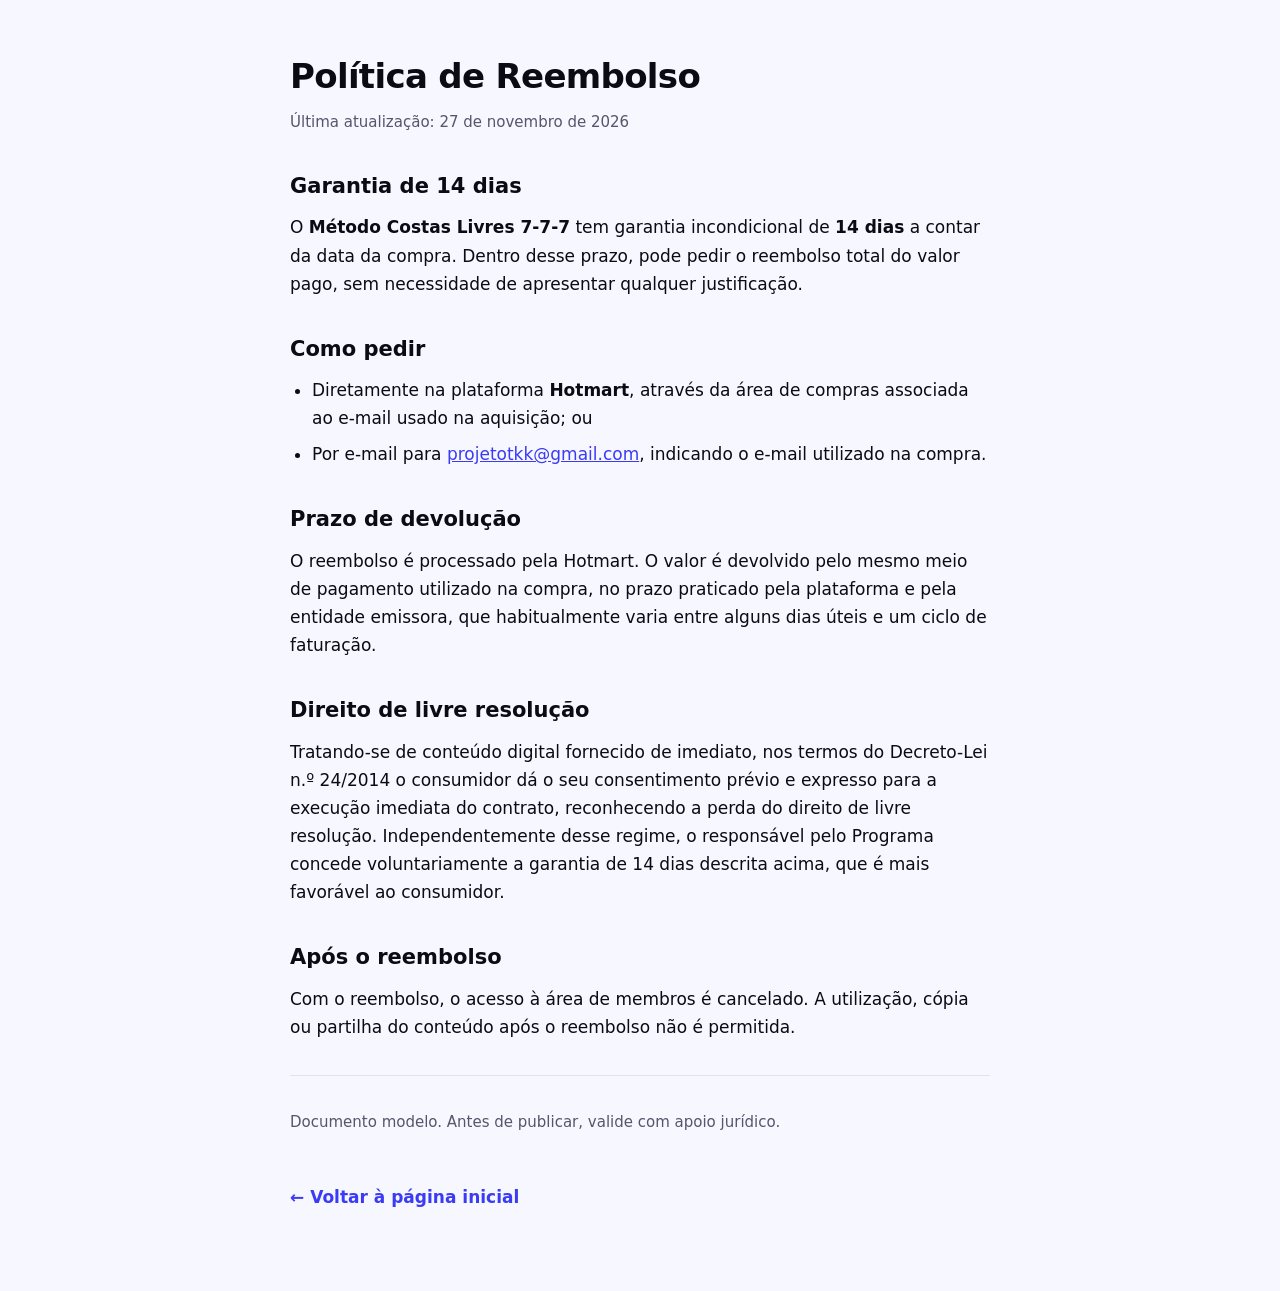
<file: lombar/reembolso.html>
<!DOCTYPE html>
<html lang="pt-PT"><head><meta charset="utf-8"><meta name="viewport" content="width=device-width,initial-scale=1">
<meta name="robots" content="noindex">
<style>:root{--ink:#0B0B14;--indigo:#3B3BF5;--bg:#F6F7FF;--muted:#55566B;--line:#E2E2F0}
*{box-sizing:border-box}body{margin:0;background:var(--bg);color:var(--ink);font-family:system-ui,-apple-system,"Segoe UI",Roboto,Arial,sans-serif;font-size:17px;line-height:1.65}
.wrap{max-width:740px;margin:0 auto;padding:48px 20px 80px}
h1{font-size:34px;letter-spacing:-.02em;margin:0 0 6px}h2{font-size:21px;margin:34px 0 10px}
a{color:var(--indigo)}p{margin:0 0 14px}ul{margin:0 0 14px;padding-left:22px}li{margin-bottom:8px}
.date{color:var(--muted);font-size:15px;margin-bottom:28px}
.back{display:inline-block;margin-top:34px;font-weight:700;text-decoration:none}
hr{border:0;height:1px;background:var(--line);margin:34px 0}</style>
<title>Política de Reembolso — Moviliz</title></head><body><div class="wrap">
<h1>Política de Reembolso</h1>
<p class="date">Última atualização: 27 de novembro de 2026</p>

<h2>Garantia de 14 dias</h2>
<p>O <strong>Método Costas Livres 7-7-7</strong> tem garantia incondicional de <strong>14 dias</strong> a contar da data da compra. Dentro desse prazo, pode pedir o reembolso total do valor pago, sem necessidade de apresentar qualquer justificação.</p>

<h2>Como pedir</h2>
<ul>
<li>Diretamente na plataforma <strong>Hotmart</strong>, através da área de compras associada ao e-mail usado na aquisição; ou</li>
<li>Por e-mail para <a href="mailto:projetotkk@gmail.com">projetotkk@gmail.com</a>, indicando o e-mail utilizado na compra.</li>
</ul>

<h2>Prazo de devolução</h2>
<p>O reembolso é processado pela Hotmart. O valor é devolvido pelo mesmo meio de pagamento utilizado na compra, no prazo praticado pela plataforma e pela entidade emissora, que habitualmente varia entre alguns dias úteis e um ciclo de faturação.</p>

<h2>Direito de livre resolução</h2>
<p>Tratando-se de conteúdo digital fornecido de imediato, nos termos do Decreto-Lei n.º 24/2014 o consumidor dá o seu consentimento prévio e expresso para a execução imediata do contrato, reconhecendo a perda do direito de livre resolução. Independentemente desse regime, o responsável pelo Programa concede voluntariamente a garantia de 14 dias descrita acima, que é mais favorável ao consumidor.</p>

<h2>Após o reembolso</h2>
<p>Com o reembolso, o acesso à área de membros é cancelado. A utilização, cópia ou partilha do conteúdo após o reembolso não é permitida.</p>

<hr>
<p style="font-size:15px;color:var(--muted)">Documento modelo. Antes de publicar, valide com apoio jurídico.</p>
<a class="back" href="index.html">← Voltar à página inicial</a>
</div></body></html>
</file>
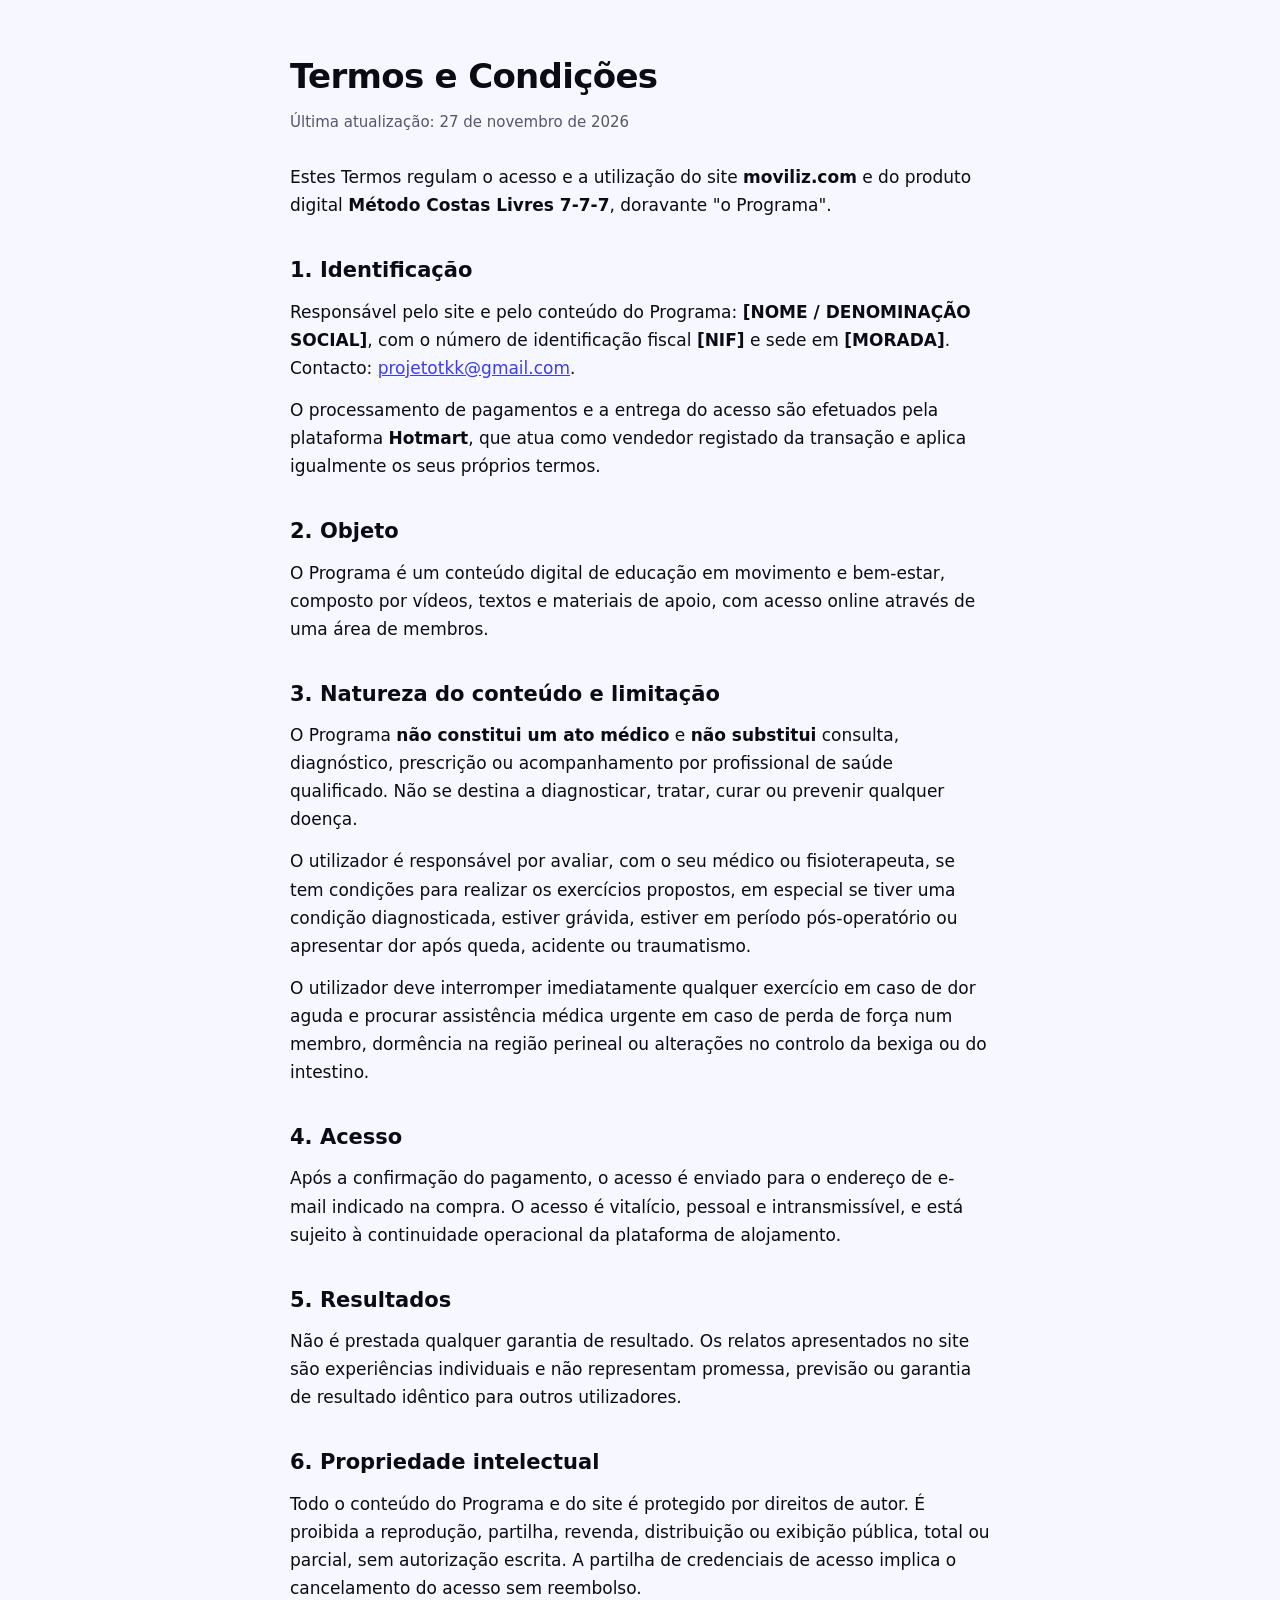
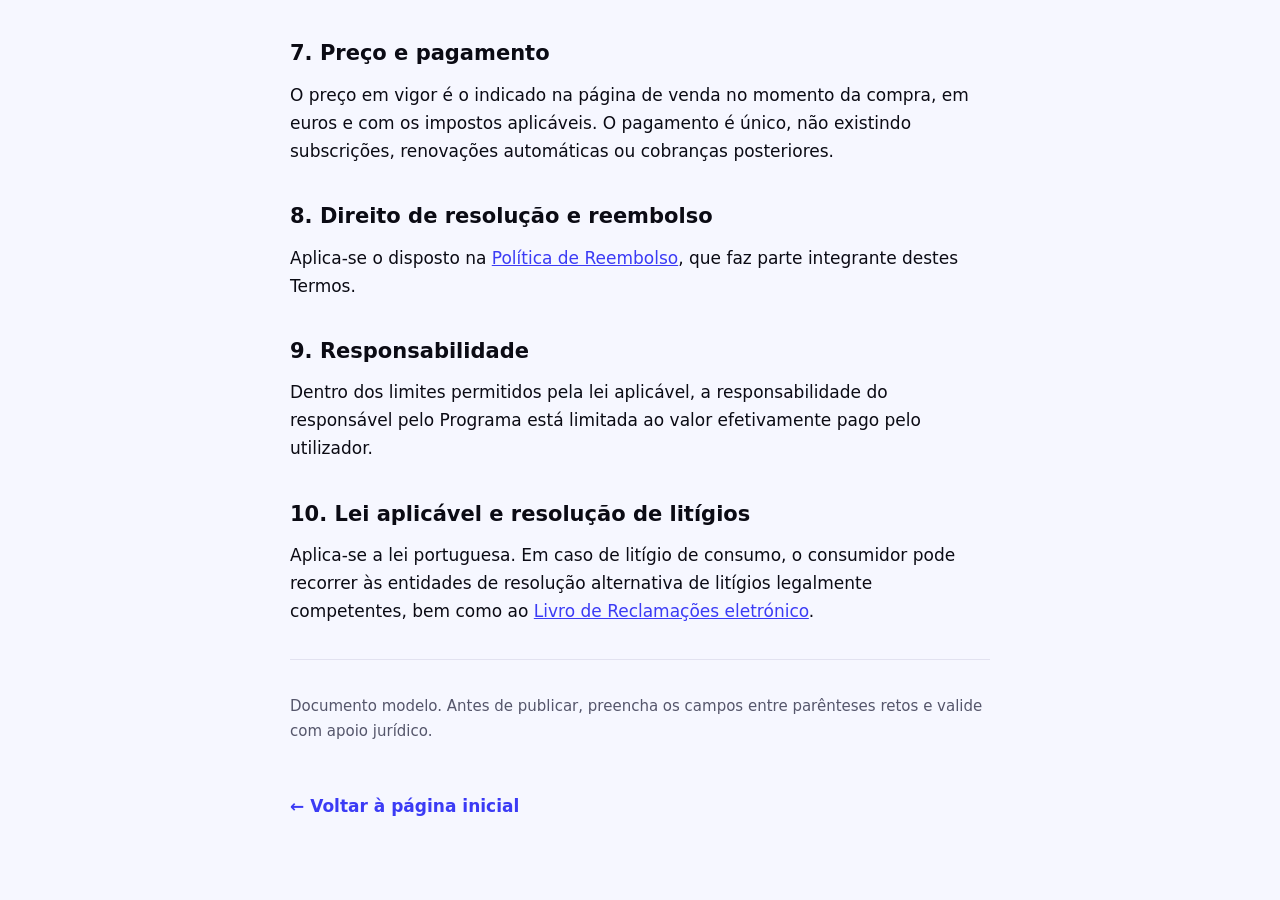
<file: lombar/termos.html>
<!DOCTYPE html>
<html lang="pt-PT"><head><meta charset="utf-8"><meta name="viewport" content="width=device-width,initial-scale=1">
<meta name="robots" content="noindex">
<style>:root{--ink:#0B0B14;--indigo:#3B3BF5;--bg:#F6F7FF;--muted:#55566B;--line:#E2E2F0}
*{box-sizing:border-box}body{margin:0;background:var(--bg);color:var(--ink);font-family:system-ui,-apple-system,"Segoe UI",Roboto,Arial,sans-serif;font-size:17px;line-height:1.65}
.wrap{max-width:740px;margin:0 auto;padding:48px 20px 80px}
h1{font-size:34px;letter-spacing:-.02em;margin:0 0 6px}h2{font-size:21px;margin:34px 0 10px}
a{color:var(--indigo)}p{margin:0 0 14px}ul{margin:0 0 14px;padding-left:22px}li{margin-bottom:8px}
.date{color:var(--muted);font-size:15px;margin-bottom:28px}
.back{display:inline-block;margin-top:34px;font-weight:700;text-decoration:none}
hr{border:0;height:1px;background:var(--line);margin:34px 0}</style>
<title>Termos e Condições — Moviliz</title></head><body><div class="wrap">
<h1>Termos e Condições</h1>
<p class="date">Última atualização: 27 de novembro de 2026</p>

<p>Estes Termos regulam o acesso e a utilização do site <strong>moviliz.com</strong> e do produto digital <strong>Método Costas Livres 7-7-7</strong>, doravante "o Programa".</p>

<h2>1. Identificação</h2>
<p>Responsável pelo site e pelo conteúdo do Programa: <strong>[NOME / DENOMINAÇÃO SOCIAL]</strong>, com o número de identificação fiscal <strong>[NIF]</strong> e sede em <strong>[MORADA]</strong>. Contacto: <a href="mailto:projetotkk@gmail.com">projetotkk@gmail.com</a>.</p>
<p>O processamento de pagamentos e a entrega do acesso são efetuados pela plataforma <strong>Hotmart</strong>, que atua como vendedor registado da transação e aplica igualmente os seus próprios termos.</p>

<h2>2. Objeto</h2>
<p>O Programa é um conteúdo digital de educação em movimento e bem-estar, composto por vídeos, textos e materiais de apoio, com acesso online através de uma área de membros.</p>

<h2>3. Natureza do conteúdo e limitação</h2>
<p>O Programa <strong>não constitui um ato médico</strong> e <strong>não substitui</strong> consulta, diagnóstico, prescrição ou acompanhamento por profissional de saúde qualificado. Não se destina a diagnosticar, tratar, curar ou prevenir qualquer doença.</p>
<p>O utilizador é responsável por avaliar, com o seu médico ou fisioterapeuta, se tem condições para realizar os exercícios propostos, em especial se tiver uma condição diagnosticada, estiver grávida, estiver em período pós-operatório ou apresentar dor após queda, acidente ou traumatismo.</p>
<p>O utilizador deve interromper imediatamente qualquer exercício em caso de dor aguda e procurar assistência médica urgente em caso de perda de força num membro, dormência na região perineal ou alterações no controlo da bexiga ou do intestino.</p>

<h2>4. Acesso</h2>
<p>Após a confirmação do pagamento, o acesso é enviado para o endereço de e-mail indicado na compra. O acesso é vitalício, pessoal e intransmissível, e está sujeito à continuidade operacional da plataforma de alojamento.</p>

<h2>5. Resultados</h2>
<p>Não é prestada qualquer garantia de resultado. Os relatos apresentados no site são experiências individuais e não representam promessa, previsão ou garantia de resultado idêntico para outros utilizadores.</p>

<h2>6. Propriedade intelectual</h2>
<p>Todo o conteúdo do Programa e do site é protegido por direitos de autor. É proibida a reprodução, partilha, revenda, distribuição ou exibição pública, total ou parcial, sem autorização escrita. A partilha de credenciais de acesso implica o cancelamento do acesso sem reembolso.</p>

<h2>7. Preço e pagamento</h2>
<p>O preço em vigor é o indicado na página de venda no momento da compra, em euros e com os impostos aplicáveis. O pagamento é único, não existindo subscrições, renovações automáticas ou cobranças posteriores.</p>

<h2>8. Direito de resolução e reembolso</h2>
<p>Aplica-se o disposto na <a href="reembolso.html">Política de Reembolso</a>, que faz parte integrante destes Termos.</p>

<h2>9. Responsabilidade</h2>
<p>Dentro dos limites permitidos pela lei aplicável, a responsabilidade do responsável pelo Programa está limitada ao valor efetivamente pago pelo utilizador.</p>

<h2>10. Lei aplicável e resolução de litígios</h2>
<p>Aplica-se a lei portuguesa. Em caso de litígio de consumo, o consumidor pode recorrer às entidades de resolução alternativa de litígios legalmente competentes, bem como ao <a href="https://www.livroreclamacoes.pt/inicio" target="_blank" rel="noopener nofollow">Livro de Reclamações eletrónico</a>.</p>

<hr>
<p style="font-size:15px;color:var(--muted)">Documento modelo. Antes de publicar, preencha os campos entre parênteses retos e valide com apoio jurídico.</p>
<a class="back" href="index.html">← Voltar à página inicial</a>
</div></body></html>
</file>
